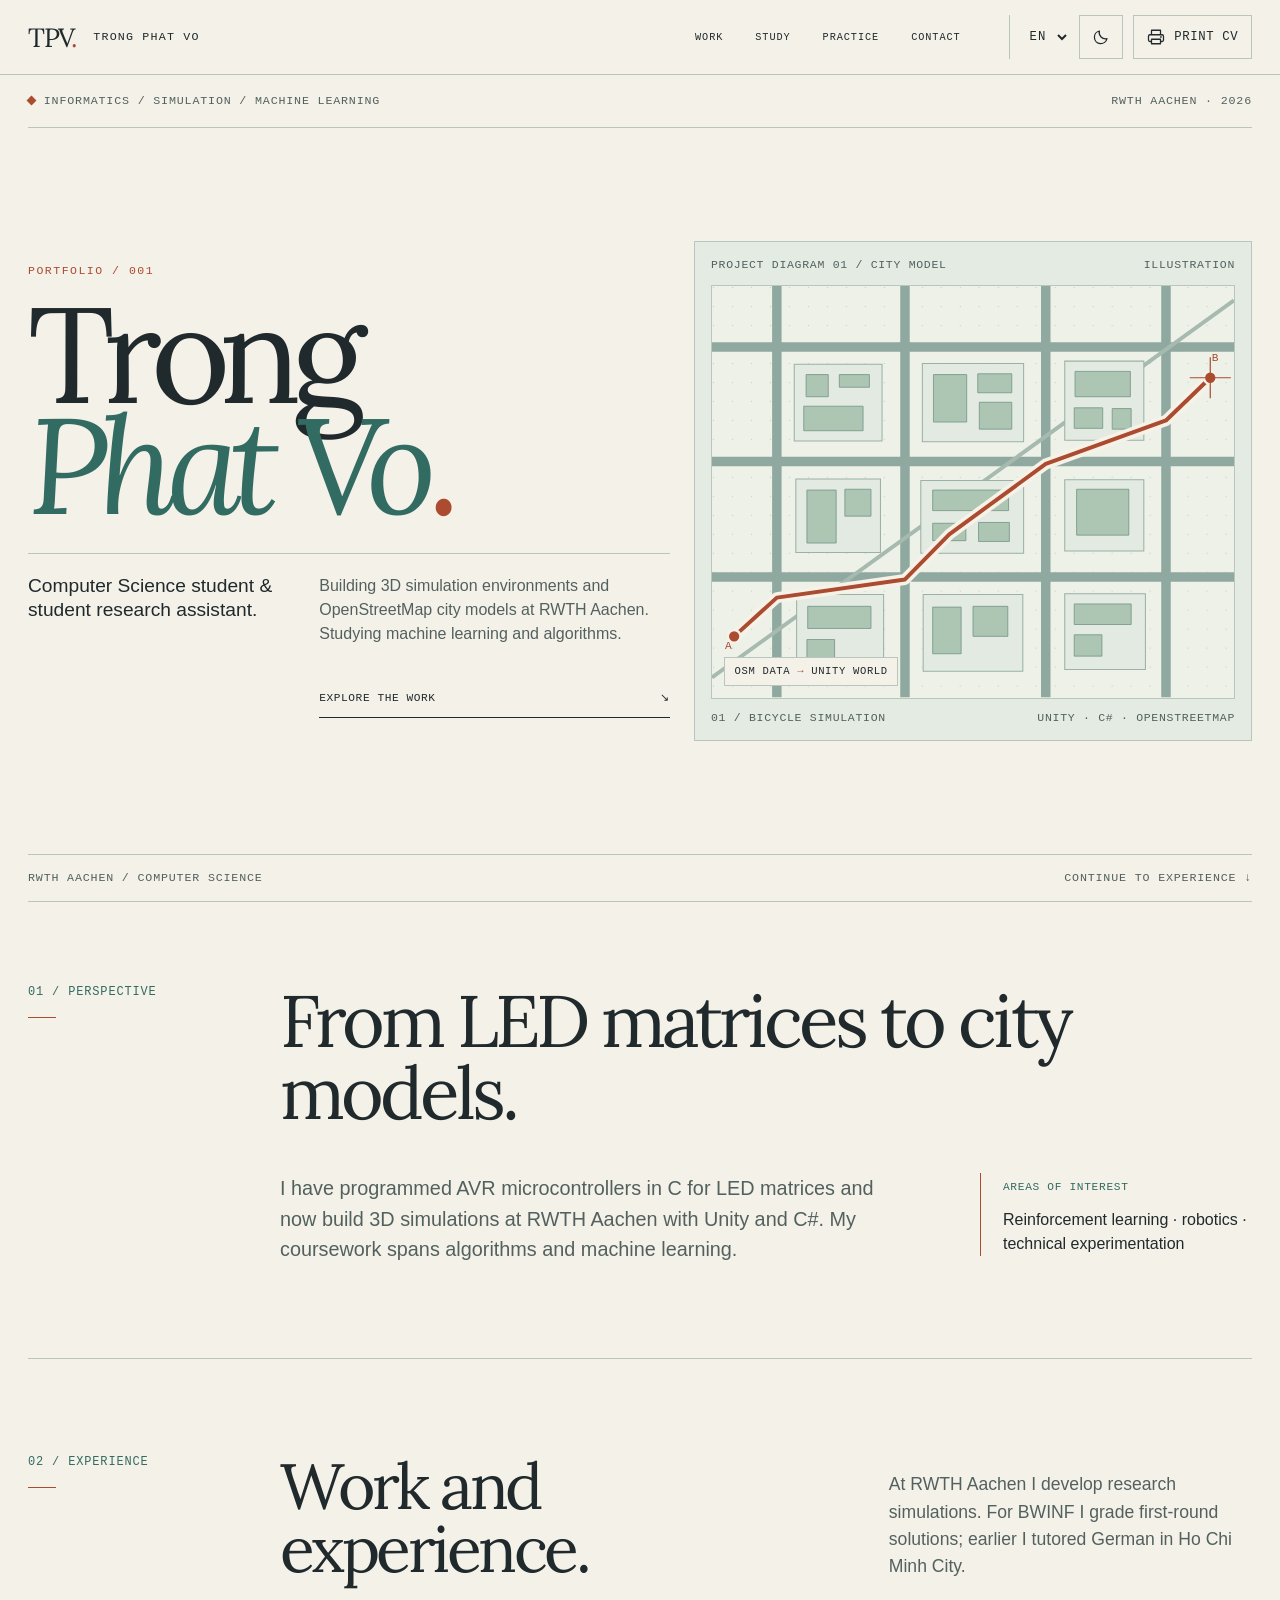
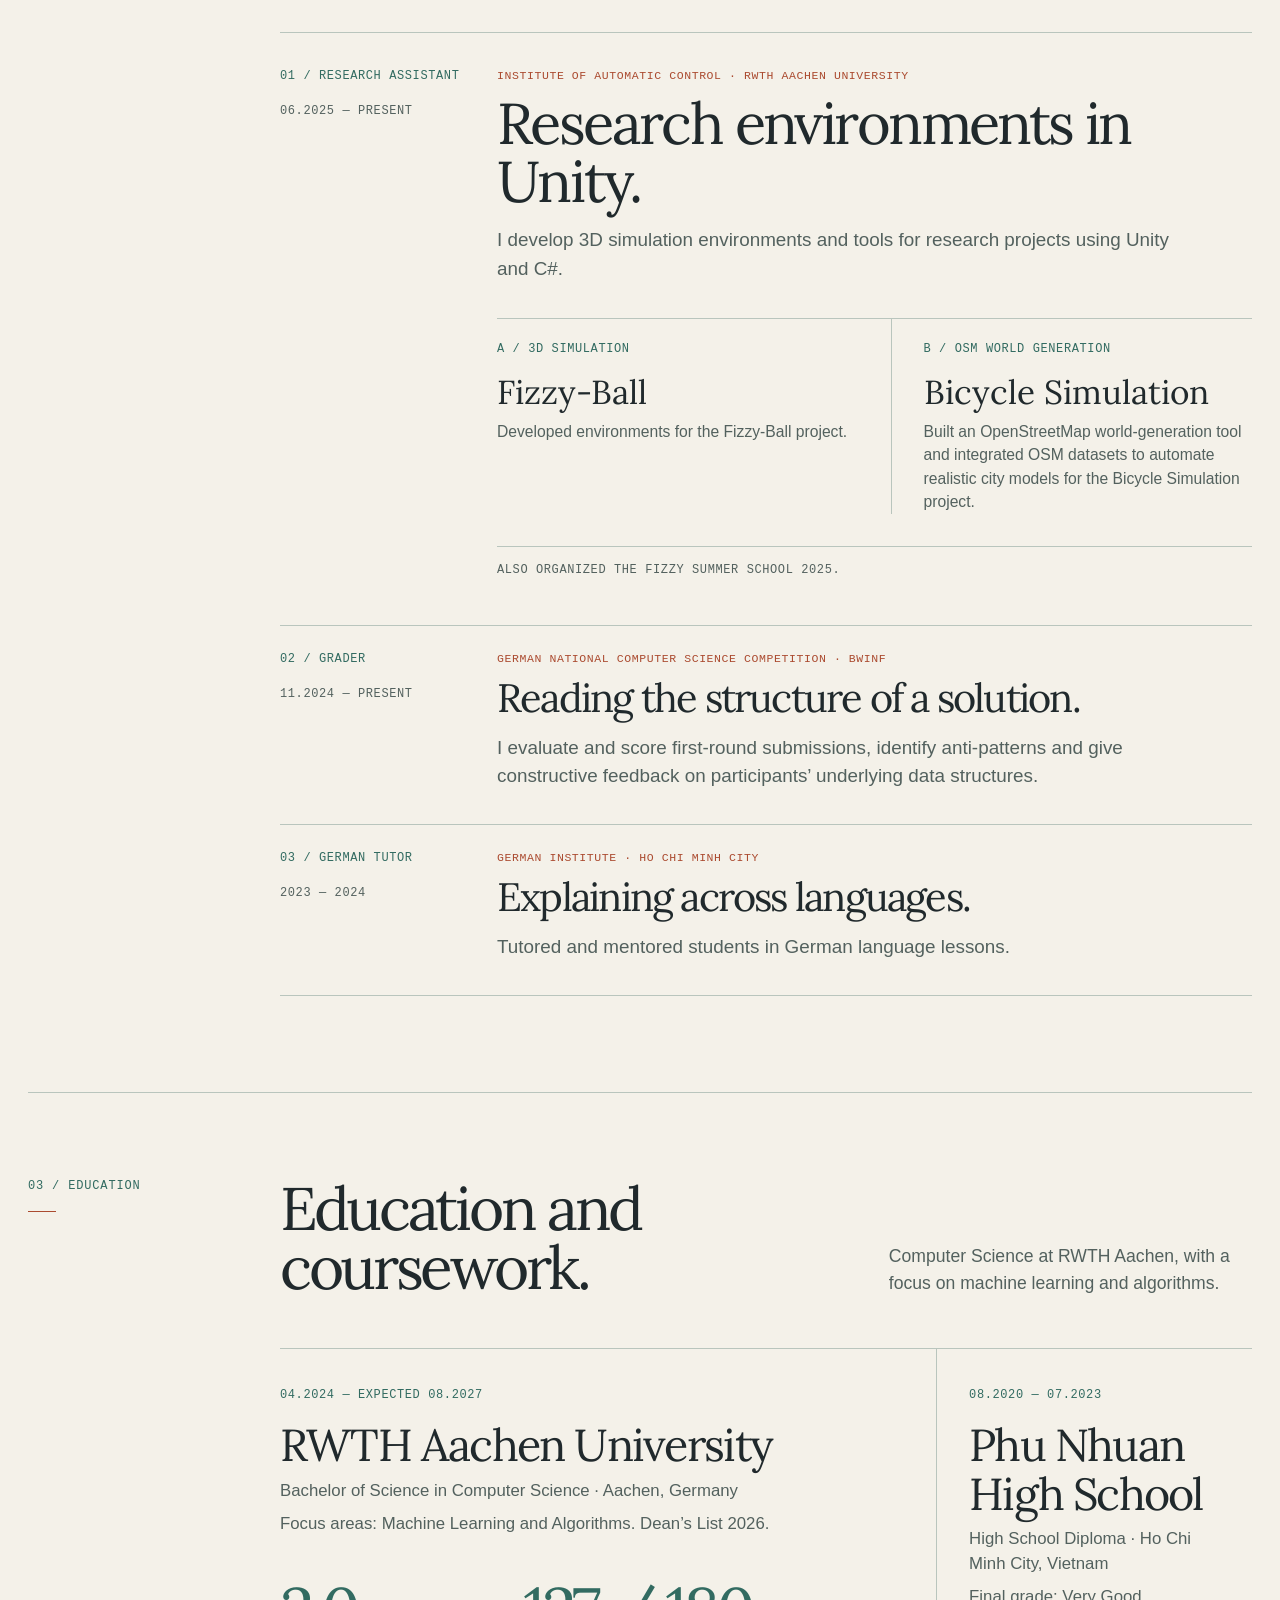
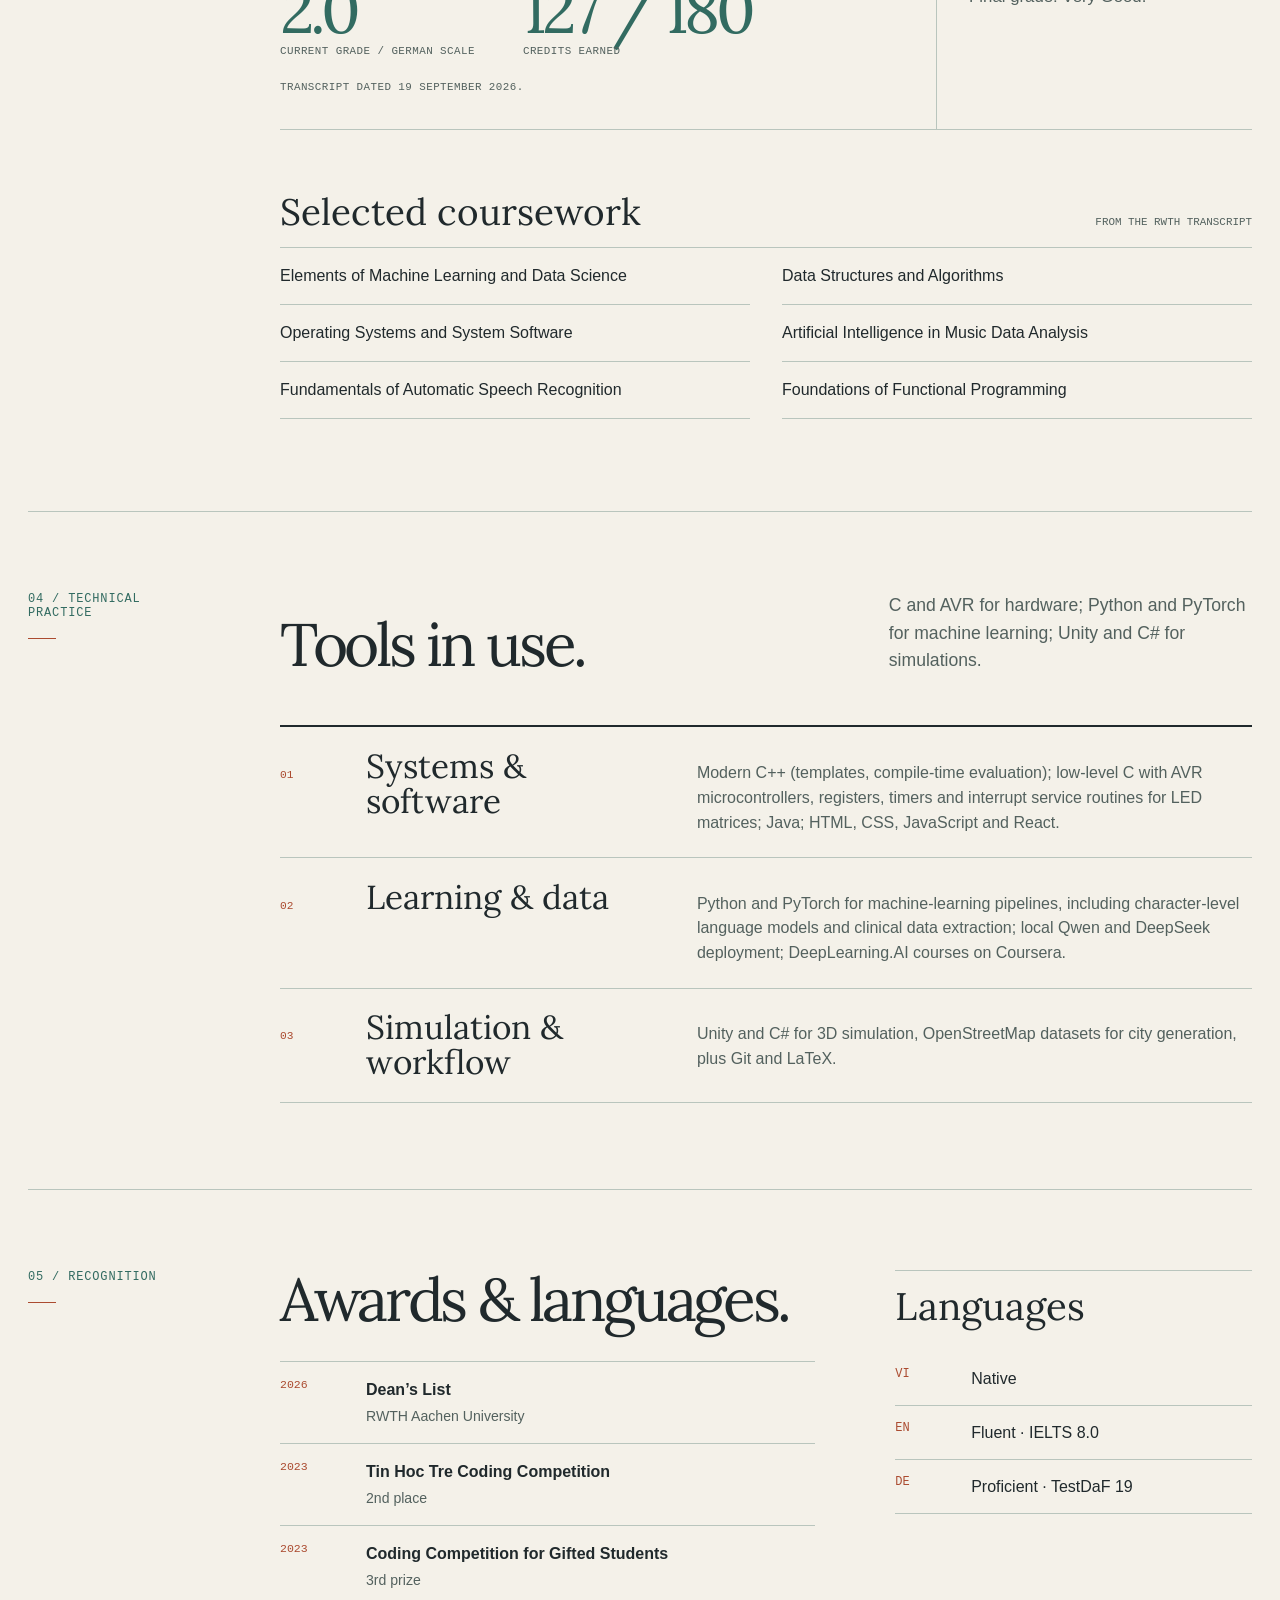
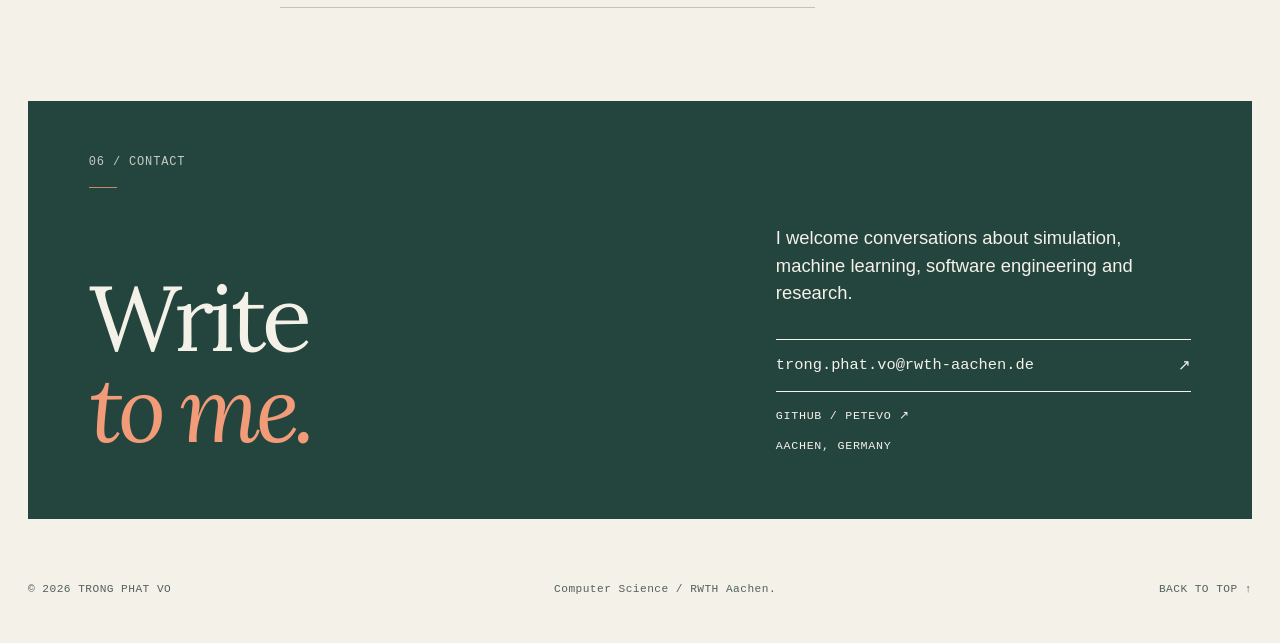
<file: index.html>
<!doctype html>
<html lang="en" data-theme="light">
<head>
  <meta charset="utf-8">
  <meta name="viewport" content="width=device-width, initial-scale=1">
  <meta name="theme-color" content="#f4f1e9">
  <title>Trong Phat Vo — Computer Science, Simulation &amp; Machine Learning</title>
  <meta name="description" content="Trong Phat Vo is a Computer Science student and research assistant at RWTH Aachen, working on 3D simulation, OpenStreetMap city generation, algorithms and machine learning.">
  <link rel="canonical" href="https://petevo.github.io/">
  <link rel="alternate" hreflang="en" href="https://petevo.github.io/">
  <link rel="alternate" hreflang="de" href="https://petevo.github.io/de/">
  <link rel="alternate" hreflang="vi" href="https://petevo.github.io/vi/">
  <link rel="alternate" hreflang="x-default" href="https://petevo.github.io/">
  <meta property="og:type" content="profile">
  <meta property="og:title" content="Trong Phat Vo — Computer Science, Simulation &amp; Machine Learning">
  <meta property="og:description" content="Trong Phat Vo is a Computer Science student and research assistant at RWTH Aachen, working on 3D simulation, OpenStreetMap city generation, algorithms and machine learning.">
  <meta property="og:url" content="https://petevo.github.io/">
  <meta property="og:image" content="https://petevo.github.io/assets/og-card.png">
  <meta property="og:image:width" content="1200">
  <meta property="og:image:height" content="630">
  <meta property="og:image:alt" content="Trong Phat Vo — computer science, simulation and machine learning">
  <meta name="twitter:card" content="summary_large_image">
  <meta name="twitter:title" content="Trong Phat Vo — Computer Science, Simulation &amp; Machine Learning">
  <meta name="twitter:description" content="Trong Phat Vo is a Computer Science student and research assistant at RWTH Aachen, working on 3D simulation, OpenStreetMap city generation, algorithms and machine learning.">
  <meta name="twitter:image" content="https://petevo.github.io/assets/og-card.png">
  <link rel="icon" href="assets/favicon.svg" type="image/svg+xml">
  <link rel="stylesheet" href="styles.css">
  <script defer src="site.js"></script>
  <script type="application/ld+json">{"@context":"https://schema.org","@type":"ProfilePage","name":"Trong Phat Vo — Computer Science, Simulation & Machine Learning","url":"https://petevo.github.io/","mainEntity":{"@type":"Person","name":"Trong Phat Vo","jobTitle":"Computer Science student and student research assistant","email":"mailto:trong.phat.vo@rwth-aachen.de","url":"https://petevo.github.io/","sameAs":["https://github.com/peteVo"],"worksFor":{"@type":"Organization","name":"RWTH Aachen University"},"affiliation":{"@type":"CollegeOrUniversity","name":"RWTH Aachen University"}}}</script>
</head>
<body>
  <a class="skip-link" href="#main">Skip to content</a>
  <div id="top" aria-hidden="true"></div>
  <header class="header">
    <div class="header-inner">
      <a class="brand" href="#top" aria-label="Trong Phat Vo"><span class="brand-mark">TPV<span>.</span></span><span class="brand-name">TRONG PHAT VO</span></a>
      <nav class="desktop-nav" aria-label="Primary navigation">
        <a href="#work">Work</a><a href="#study">Study</a><a href="#practice">Practice</a><a href="#contact">Contact</a>
      </nav>
      <div class="header-controls">
        <label class="language-select"><span class="sr-only">Language</span><select data-language aria-label="Language"><option value="en" selected>EN</option><option value="de" >DE</option><option value="vi" >VI</option></select></label>
        <button class="icon-control theme-control" type="button" data-theme-toggle data-to-dark="Switch to dark mode" data-to-light="Switch to light mode" aria-label="Switch to dark mode"><svg class="theme-moon" viewBox="0 0 24 24" aria-hidden="true" focusable="false"><path d="M20 14.2A8.5 8.5 0 0 1 9.8 4 8.5 8.5 0 1 0 20 14.2Z"/></svg><svg class="theme-sun" viewBox="0 0 24 24" aria-hidden="true" focusable="false"><circle cx="12" cy="12" r="4"/><path d="M12 2v2m0 16v2M2 12h2m16 0h2M4.9 4.9l1.4 1.4m11.4 11.4 1.4 1.4m0-14.2-1.4 1.4M6.3 17.7l-1.4 1.4"/></svg></button>
        <button class="print-control" type="button" data-print aria-label="Print CV"><svg viewBox="0 0 24 24" aria-hidden="true" focusable="false"><path d="M6 9V3h12v6M6 18H4a2 2 0 0 1-2-2v-5a2 2 0 0 1 2-2h16a2 2 0 0 1 2 2v5a2 2 0 0 1-2 2h-2M6 15h12v6H6zM18 12h1"/></svg><span>Print CV</span></button>
        <button class="menu-control" type="button" data-menu-toggle aria-expanded="false" aria-controls="mobile-nav" aria-label="Open menu" data-open-label="Open menu" data-close-label="Close menu"><span></span><span></span></button>
      </div>
    </div>
    <nav class="mobile-nav" id="mobile-nav" aria-label="Mobile navigation" hidden><a href="#work">Work</a><a href="#study">Study</a><a href="#practice">Practice</a><a href="#contact">Contact</a></nav>
  </header>

  <main id="main">
    <section class="hero section-shell" aria-labelledby="hero-title">
      <div class="hero-top"><span><i class="diamond" aria-hidden="true"></i>INFORMATICS / SIMULATION / MACHINE LEARNING</span><span>RWTH AACHEN · 2026</span></div>
      <div class="hero-layout">
        <div class="identity">
          <p class="serial">PORTFOLIO / 001</p>
          <h1 id="hero-title">Trong<br> <em>Phat Vo</em><span>.</span></h1>
          <div class="identity-bottom">
            <p class="role">Computer Science student &amp; student research assistant.</p>
            <p class="intro">Building 3D simulation environments and OpenStreetMap city models at RWTH Aachen. Studying machine learning and algorithms.</p>
            <a class="cta" href="#work"><span>Explore the work</span><span aria-hidden="true">↘</span></a>
          </div>
        </div>
        <div class="plate">
          <div class="plate-head"><span>PROJECT DIAGRAM 01 / CITY MODEL</span><span>ILLUSTRATION</span></div>
          <div class="map" role="img" aria-label="A schematic city model with street geometry, building blocks and a traced route; an illustration of the Bicycle Simulation work, not a project screenshot">
            <svg viewBox="0 0 660 520" aria-hidden="true" focusable="false">
              <defs><pattern id="dots" width="24" height="24" patternUnits="userSpaceOnUse"><circle cx="2" cy="2" r=".8" fill="currentColor"/></pattern></defs>
              <rect width="660" height="520" fill="url(#dots)" class="dots"/>
              <g class="roads"><path d="M0 77H660M0 222H660M0 368H660M82 0V520M244 0V520M422 0V520M574 0V520"/><path d="M0 495L660 18" class="diagonal"/></g>
              <g class="blocks"><path d="M104 99h111v97H104zM266 98h128v99H266zM446 95h100v100H446zM106 244h107v93H106zM264 246h130v92H264zM446 245h100v90H446zM107 390h110v102H107zM267 390h126v97H267zM446 389h102v96H446z"/></g>
              <g class="buildings"><path d="M119 112h28v28h-28zM161 112h38v16h-38zM116 152h75v31h-75zM280 112h42v60h-42zM336 111h43v24h-43zM338 147h41v34h-41zM459 108h70v32h-70zM458 154h36v26h-36zM506 155h24v26h-24zM120 258h37v67h-37zM168 257h33v34h-33zM279 258h96v26h-96zM279 300h42v22h-42zM337 299h39v24h-39zM461 257h66v58h-66zM121 405h80v28h-80zM120 447h35v27h-35zM279 406h36v59h-36zM330 405h44v38h-44zM458 402h72v26h-72zM458 441h35v27h-35z"/></g>
              <path class="route-shadow" d="M28 443L82 394 244 371 300 314 422 225 574 170 630 116"/>
              <path class="route" d="M28 443L82 394 244 371 300 314 422 225 574 170 630 116"/>
              <circle class="origin" cx="28" cy="443" r="8"/><circle class="destination" cx="630" cy="116" r="8"/><path class="cross" d="M630 90v52M604 116h52"/>
            </svg>
            <span class="map-key">OSM DATA <span aria-hidden="true">→</span> UNITY WORLD</span>
            <span class="map-marker">A</span><span class="map-marker end">B</span>
          </div>
          <div class="plate-foot"><span>01 / BICYCLE SIMULATION</span><span>UNITY · C# · OPENSTREETMAP</span></div>
        </div>
      </div>
      <div class="hero-bottom"><span>RWTH AACHEN / COMPUTER SCIENCE</span><span>CONTINUE TO EXPERIENCE ↓</span></div>
    </section>

    <section class="orientation section-shell" id="about" aria-labelledby="about-title">
      <div class="section-index"><span>01 / PERSPECTIVE</span><i aria-hidden="true"></i></div>
      <div class="orientation-copy"><h2 id="about-title">From LED matrices to city models.</h2><div class="orientation-details"><p>I have programmed AVR microcontrollers in C for LED matrices and now build 3D simulations at RWTH Aachen with Unity and C#. My coursework spans algorithms and machine learning.</p><div class="interest-note"><span>AREAS OF INTEREST</span><p>Reinforcement learning · robotics · technical experimentation</p></div></div></div>
    </section>

    <section class="work section-shell" id="work" aria-labelledby="work-title">
      <div class="section-index"><span>02 / EXPERIENCE</span><i aria-hidden="true"></i></div>
      <div class="section-intro"><h2 id="work-title">Work and experience.</h2><p>At RWTH Aachen I develop research simulations. For BWINF I grade first-round solutions; earlier I tutored German in Ho Chi Minh City.</p></div>
      <article class="project project-lead">
        <div class="project-rail"><span>01 / RESEARCH ASSISTANT</span><span>06.2025 — PRESENT</span></div>
        <div class="project-content"><p class="project-org">Institute of Automatic Control · RWTH Aachen University</p><h3>Research environments in Unity.</h3><p class="project-summary">I develop 3D simulation environments and tools for research projects using Unity and C#.</p><div class="project-split"><div><span class="sub-index">A / 3D SIMULATION</span><h4>Fizzy-Ball</h4><p>Developed environments for the Fizzy-Ball project.</p></div><div><span class="sub-index">B / OSM WORLD GENERATION</span><h4>Bicycle Simulation</h4><p>Built an OpenStreetMap world-generation tool and integrated OSM datasets to automate realistic city models for the Bicycle Simulation project.</p></div></div><p class="project-footnote">Also organized the Fizzy Summer School 2025.</p></div>
      </article>
      <article class="project">
        <div class="project-rail"><span>02 / GRADER</span><span>11.2024 — PRESENT</span></div>
        <div class="project-content"><p class="project-org">German National Computer Science Competition · BWINF</p><h3>Reading the structure of a solution.</h3><p class="project-summary">I evaluate and score first-round submissions, identify anti-patterns and give constructive feedback on participants’ underlying data structures.</p></div>
      </article>
      <article class="project">
        <div class="project-rail"><span>03 / GERMAN TUTOR</span><span>2023 — 2024</span></div>
        <div class="project-content"><p class="project-org">German Institute · Ho Chi Minh City</p><h3>Explaining across languages.</h3><p class="project-summary">Tutored and mentored students in German language lessons.</p></div>
      </article>
    </section>

    <section class="study section-shell" id="study" aria-labelledby="study-title">
      <div class="section-index"><span>03 / EDUCATION</span><i aria-hidden="true"></i></div>
      <div class="section-intro"><h2 id="study-title">Education and coursework.</h2><p>Computer Science at RWTH Aachen, with a focus on machine learning and algorithms.</p></div>
      <div class="study-layout"><div class="study-primary"><span class="study-date">04.2024 — EXPECTED 08.2027</span><h3>RWTH Aachen University</h3><p>Bachelor of Science in Computer Science · Aachen, Germany</p><p>Focus areas: Machine Learning and Algorithms. Dean’s List 2026.</p><div class="study-metrics"><div><strong>2.0</strong><span>CURRENT GRADE / GERMAN SCALE</span></div><div><strong>127 / 180</strong><span>CREDITS EARNED</span></div></div><small>Transcript dated 19 September 2026.</small></div><div class="study-secondary"><span class="study-date">08.2020 — 07.2023</span><h3>Phu Nhuan High School</h3><p>High School Diploma · Ho Chi Minh City, Vietnam</p><p>Final grade: Very Good.</p></div></div>
      <div class="coursework"><div class="coursework-head"><h3>Selected coursework</h3><span>FROM THE RWTH TRANSCRIPT</span></div><ul><li>Elements of Machine Learning and Data Science</li><li>Data Structures and Algorithms</li><li>Operating Systems and System Software</li><li>Artificial Intelligence in Music Data Analysis</li><li>Fundamentals of Automatic Speech Recognition</li><li>Foundations of Functional Programming</li></ul></div>
    </section>

    <section class="practice section-shell" id="practice" aria-labelledby="practice-title"><div class="section-index"><span>04 / TECHNICAL PRACTICE</span><i aria-hidden="true"></i></div><div class="section-intro"><h2 id="practice-title">Tools in use.</h2><p>C and AVR for hardware; Python and PyTorch for machine learning; Unity and C# for simulations.</p></div><div class="practice-table"><div><span class="practice-num">01</span><h3>Systems &amp; software</h3><p>Modern C++ (templates, compile-time evaluation); low-level C with AVR microcontrollers, registers, timers and interrupt service routines for LED matrices; Java; HTML, CSS, JavaScript and React.</p></div><div><span class="practice-num">02</span><h3>Learning &amp; data</h3><p>Python and PyTorch for machine-learning pipelines, including character-level language models and clinical data extraction; local Qwen and DeepSeek deployment; DeepLearning.AI courses on Coursera.</p></div><div><span class="practice-num">03</span><h3>Simulation &amp; workflow</h3><p>Unity and C# for 3D simulation, OpenStreetMap datasets for city generation, plus Git and LaTeX.</p></div></div></section>

    <section class="recognition section-shell" aria-labelledby="recognition-title"><div class="section-index"><span>05 / RECOGNITION</span><i aria-hidden="true"></i></div><div class="recognition-layout"><div><h2 id="recognition-title">Awards &amp; languages.</h2><ol class="award-list"><li><span>2026</span><div><strong>Dean’s List</strong><small>RWTH Aachen University</small></div></li><li><span>2023</span><div><strong>Tin Hoc Tre Coding Competition</strong><small>2nd place</small></div></li><li><span>2023</span><div><strong>Coding Competition for Gifted Students</strong><small>3rd prize</small></div></li></ol></div><div class="spoken"><h3>Languages</h3><dl><div><dt>VI</dt><dd>Native</dd></div><div><dt>EN</dt><dd>Fluent · IELTS 8.0</dd></div><div><dt>DE</dt><dd>Proficient · TestDaF 19</dd></div></dl></div></div></section>

    <section class="contact section-shell" id="contact" aria-labelledby="contact-title"><div class="section-index"><span>06 / CONTACT</span><i aria-hidden="true"></i></div><div class="contact-layout"><h2 id="contact-title">Write<br><em>to me.</em></h2><div><p>I welcome conversations about simulation, machine learning, software engineering and research.</p><a class="contact-email" href="mailto:trong.phat.vo@rwth-aachen.de">trong.phat.vo@rwth-aachen.de <span aria-hidden="true">↗</span></a><a class="contact-github" href="https://github.com/peteVo" target="_blank" rel="noopener noreferrer">GITHUB / PETEVO ↗</a><span class="contact-place">AACHEN, GERMANY</span></div></div></section>
  </main>

  <footer class="footer section-shell"><span>© <span data-year>2026</span> TRONG PHAT VO</span><span>Computer Science / RWTH Aachen.</span><a href="#top">BACK TO TOP ↑</a></footer>
</body>
</html>
</file>
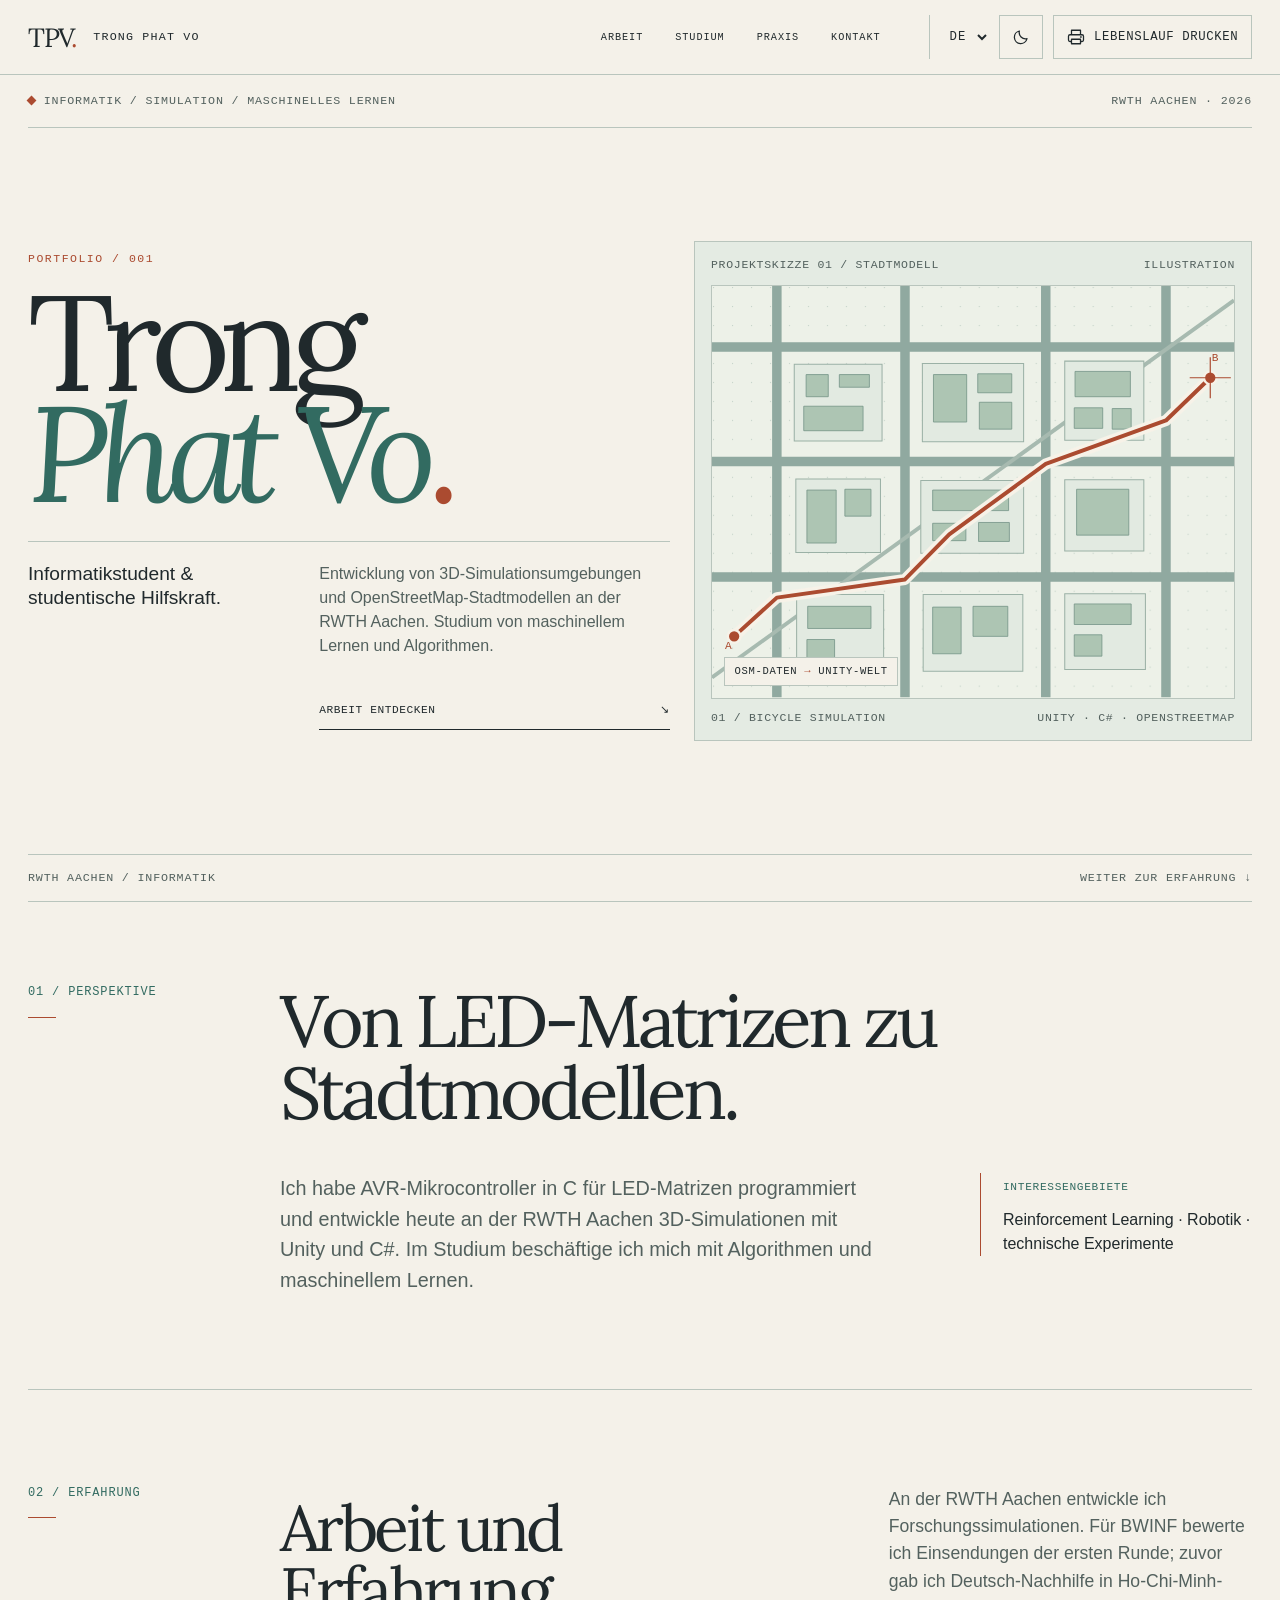
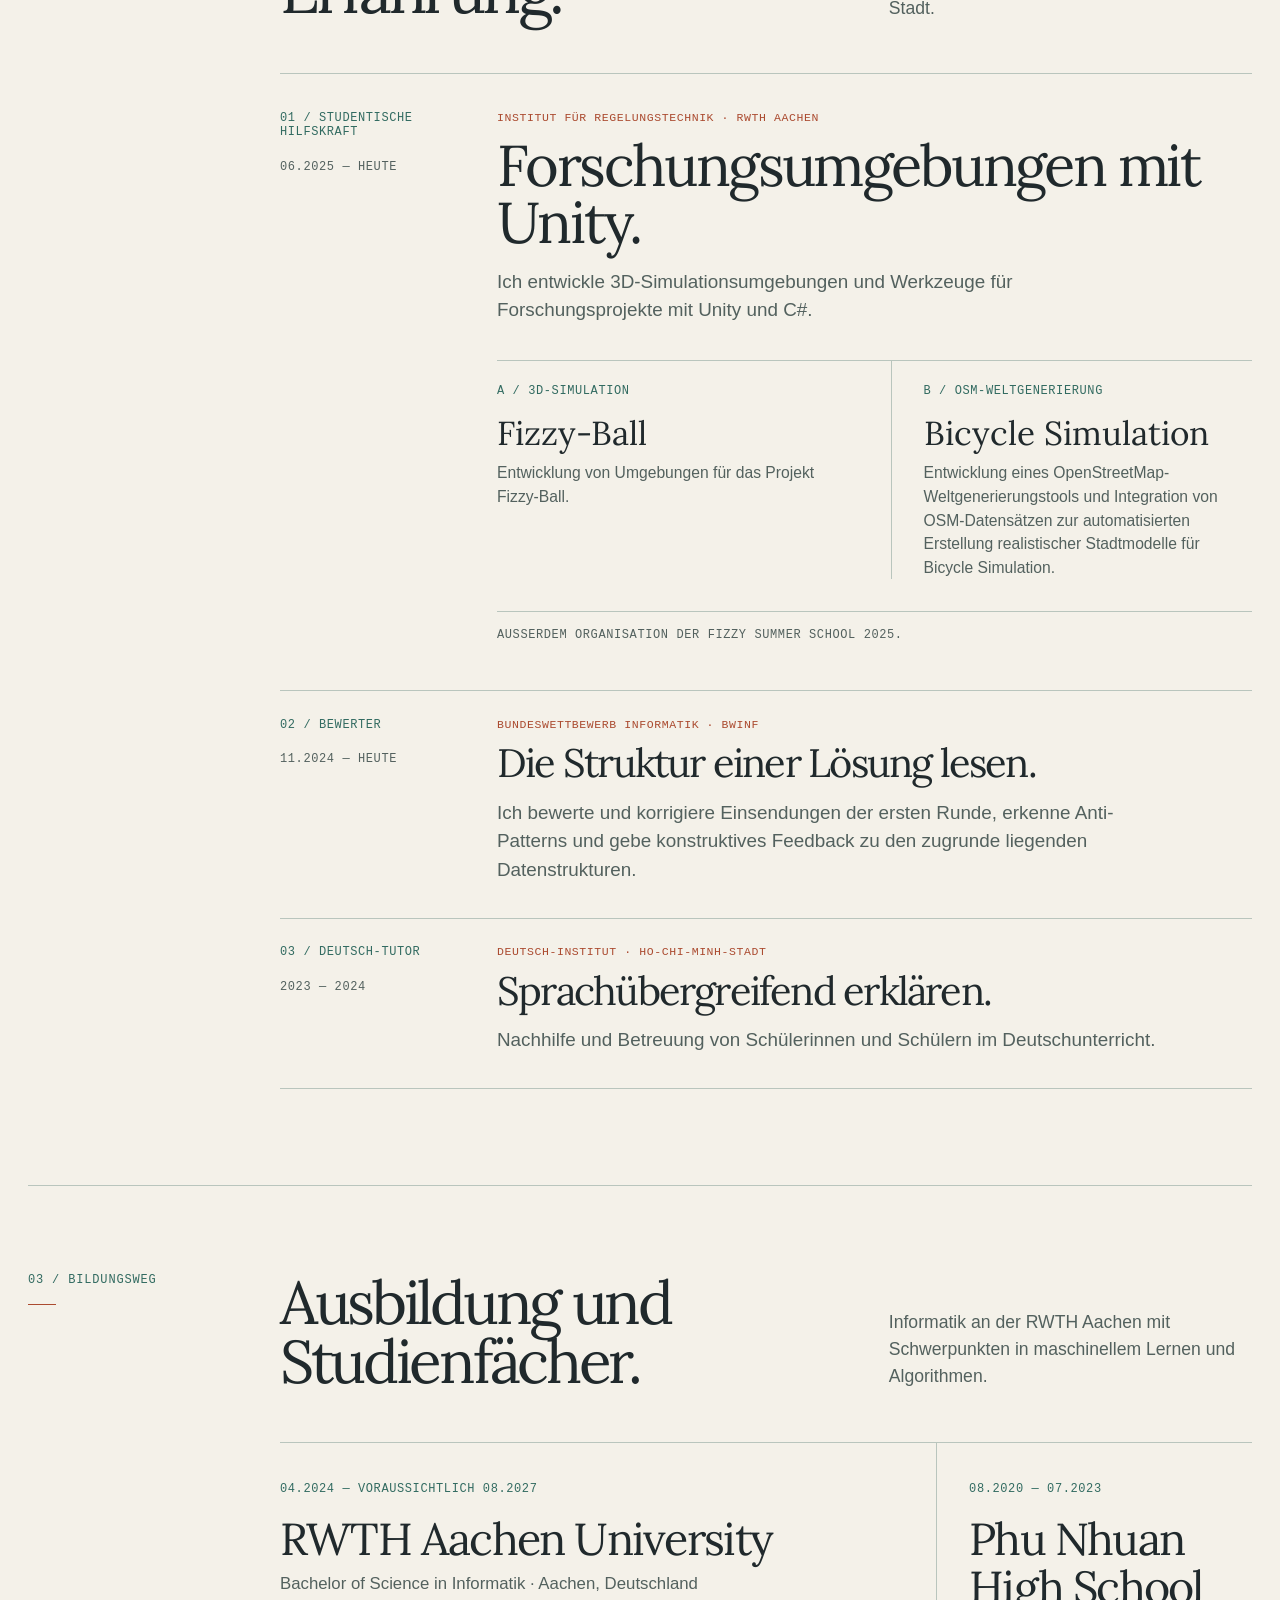
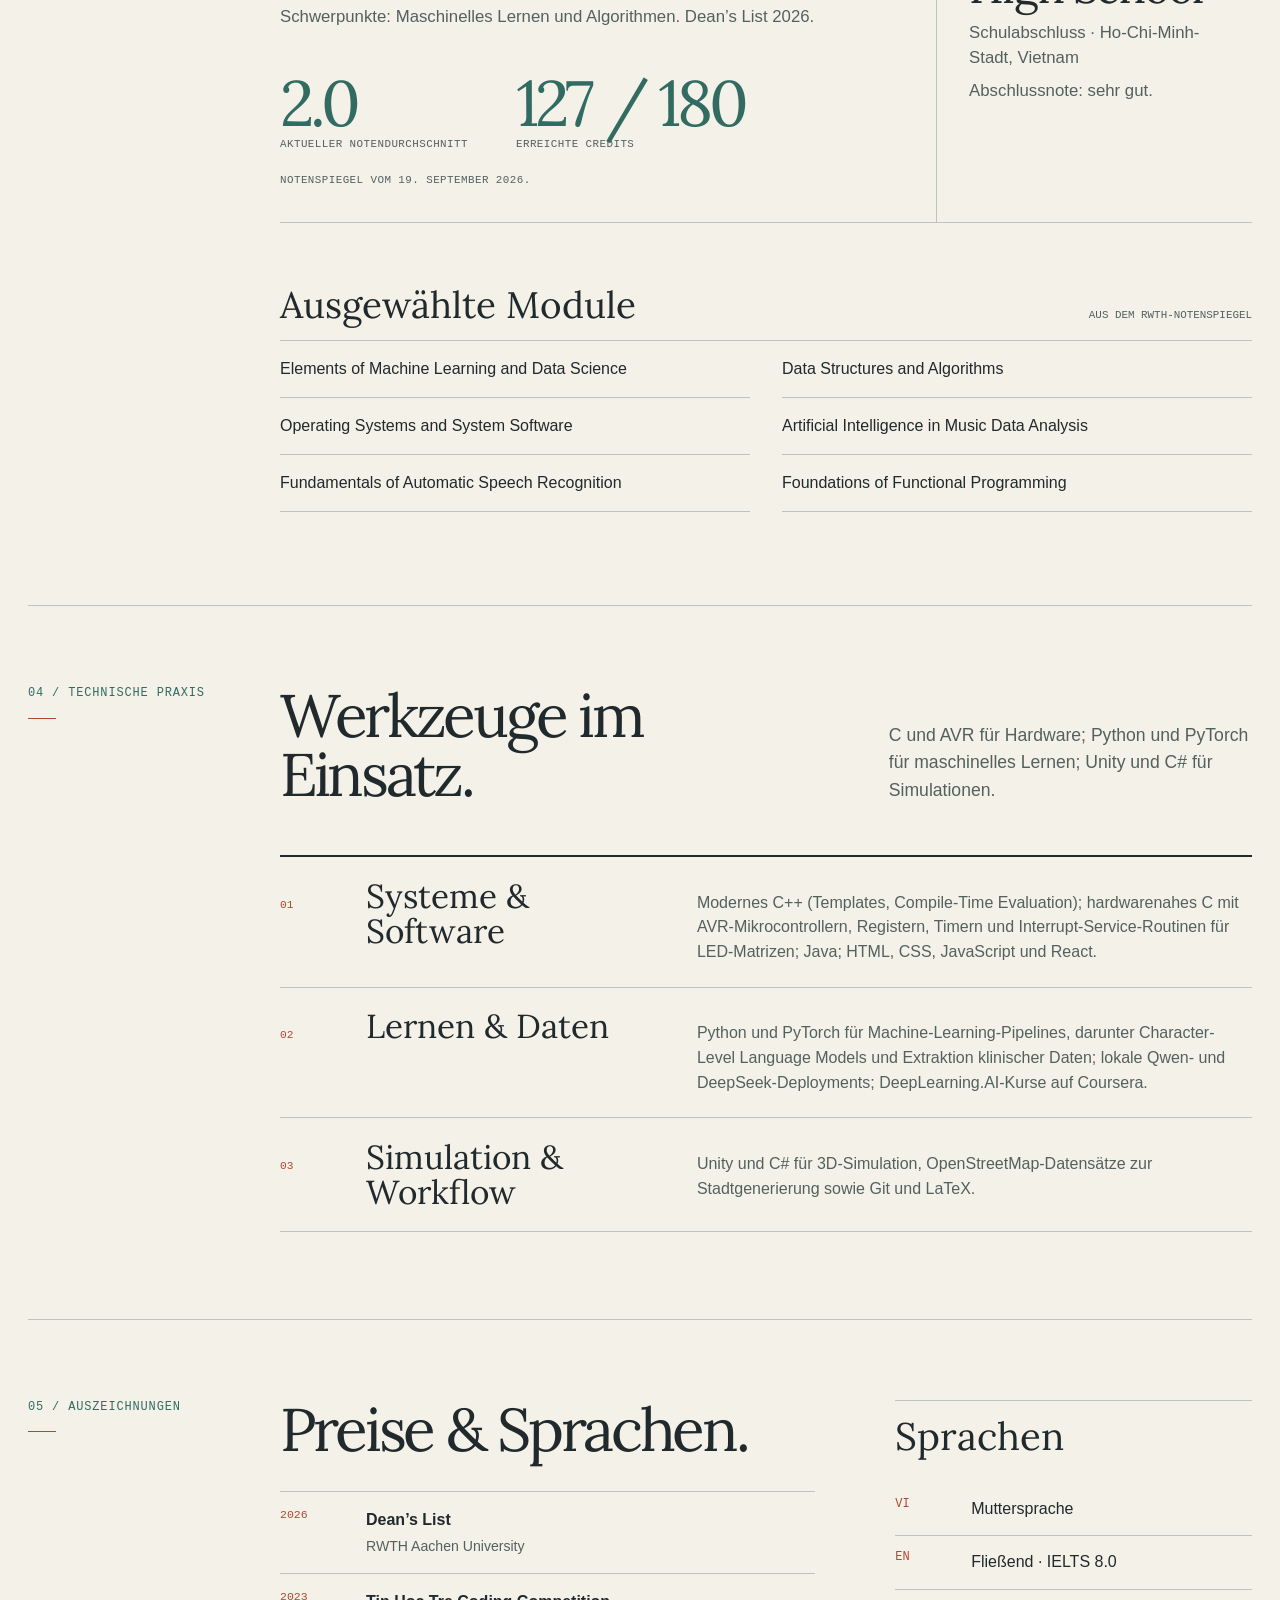
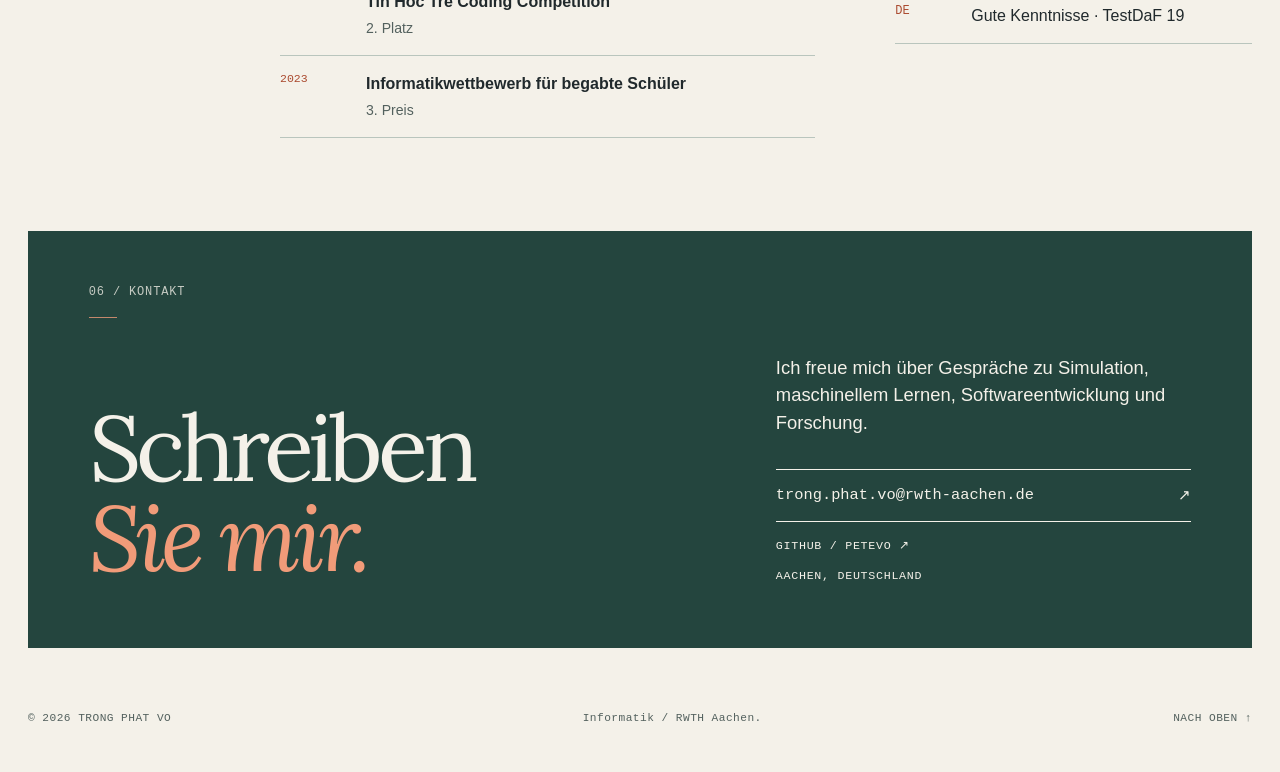
<file: de/index.html>
<!doctype html>
<html lang="de" data-theme="light">
<head>
  <meta charset="utf-8">
  <meta name="viewport" content="width=device-width, initial-scale=1">
  <meta name="theme-color" content="#f4f1e9">
  <title>Trong Phat Vo — Informatik, Simulation &amp; Maschinelles Lernen</title>
  <meta name="description" content="Trong Phat Vo studiert Informatik an der RWTH Aachen und arbeitet als studentische Hilfskraft an 3D-Simulation, OpenStreetMap-Stadtmodellen, Algorithmen und maschinellem Lernen.">
  <link rel="canonical" href="https://petevo.github.io/de/">
  <link rel="alternate" hreflang="en" href="https://petevo.github.io/">
  <link rel="alternate" hreflang="de" href="https://petevo.github.io/de/">
  <link rel="alternate" hreflang="vi" href="https://petevo.github.io/vi/">
  <link rel="alternate" hreflang="x-default" href="https://petevo.github.io/">
  <meta property="og:type" content="profile">
  <meta property="og:title" content="Trong Phat Vo — Informatik, Simulation &amp; Maschinelles Lernen">
  <meta property="og:description" content="Trong Phat Vo studiert Informatik an der RWTH Aachen und arbeitet als studentische Hilfskraft an 3D-Simulation, OpenStreetMap-Stadtmodellen, Algorithmen und maschinellem Lernen.">
  <meta property="og:url" content="https://petevo.github.io/de/">
  <meta property="og:image" content="https://petevo.github.io/assets/og-card.png">
  <meta property="og:image:width" content="1200">
  <meta property="og:image:height" content="630">
  <meta property="og:image:alt" content="Trong Phat Vo — computer science, simulation and machine learning">
  <meta name="twitter:card" content="summary_large_image">
  <meta name="twitter:title" content="Trong Phat Vo — Informatik, Simulation &amp; Maschinelles Lernen">
  <meta name="twitter:description" content="Trong Phat Vo studiert Informatik an der RWTH Aachen und arbeitet als studentische Hilfskraft an 3D-Simulation, OpenStreetMap-Stadtmodellen, Algorithmen und maschinellem Lernen.">
  <meta name="twitter:image" content="https://petevo.github.io/assets/og-card.png">
  <link rel="icon" href="../assets/favicon.svg" type="image/svg+xml">
  <link rel="stylesheet" href="../styles.css">
  <script defer src="../site.js"></script>
  <script type="application/ld+json">{"@context":"https://schema.org","@type":"ProfilePage","name":"Trong Phat Vo — Informatik, Simulation & Maschinelles Lernen","url":"https://petevo.github.io/de/","mainEntity":{"@type":"Person","name":"Trong Phat Vo","jobTitle":"Informatikstudent und studentische Hilfskraft","email":"mailto:trong.phat.vo@rwth-aachen.de","url":"https://petevo.github.io/","sameAs":["https://github.com/peteVo"],"worksFor":{"@type":"Organization","name":"RWTH Aachen University"},"affiliation":{"@type":"CollegeOrUniversity","name":"RWTH Aachen University"}}}</script>
</head>
<body>
  <a class="skip-link" href="#main">Zum Inhalt springen</a>
  <div id="top" aria-hidden="true"></div>
  <header class="header">
    <div class="header-inner">
      <a class="brand" href="#top" aria-label="Trong Phat Vo"><span class="brand-mark">TPV<span>.</span></span><span class="brand-name">TRONG PHAT VO</span></a>
      <nav class="desktop-nav" aria-label="Hauptnavigation">
        <a href="#work">Arbeit</a><a href="#study">Studium</a><a href="#practice">Praxis</a><a href="#contact">Kontakt</a>
      </nav>
      <div class="header-controls">
        <label class="language-select"><span class="sr-only">Sprache</span><select data-language aria-label="Sprache"><option value="en" >EN</option><option value="de" selected>DE</option><option value="vi" >VI</option></select></label>
        <button class="icon-control theme-control" type="button" data-theme-toggle data-to-dark="Zum dunklen Modus wechseln" data-to-light="Zum hellen Modus wechseln" aria-label="Zum dunklen Modus wechseln"><svg class="theme-moon" viewBox="0 0 24 24" aria-hidden="true" focusable="false"><path d="M20 14.2A8.5 8.5 0 0 1 9.8 4 8.5 8.5 0 1 0 20 14.2Z"/></svg><svg class="theme-sun" viewBox="0 0 24 24" aria-hidden="true" focusable="false"><circle cx="12" cy="12" r="4"/><path d="M12 2v2m0 16v2M2 12h2m16 0h2M4.9 4.9l1.4 1.4m11.4 11.4 1.4 1.4m0-14.2-1.4 1.4M6.3 17.7l-1.4 1.4"/></svg></button>
        <button class="print-control" type="button" data-print aria-label="Lebenslauf drucken"><svg viewBox="0 0 24 24" aria-hidden="true" focusable="false"><path d="M6 9V3h12v6M6 18H4a2 2 0 0 1-2-2v-5a2 2 0 0 1 2-2h16a2 2 0 0 1 2 2v5a2 2 0 0 1-2 2h-2M6 15h12v6H6zM18 12h1"/></svg><span>Lebenslauf drucken</span></button>
        <button class="menu-control" type="button" data-menu-toggle aria-expanded="false" aria-controls="mobile-nav" aria-label="Menü öffnen" data-open-label="Menü öffnen" data-close-label="Menü schließen"><span></span><span></span></button>
      </div>
    </div>
    <nav class="mobile-nav" id="mobile-nav" aria-label="Mobile Navigation" hidden><a href="#work">Arbeit</a><a href="#study">Studium</a><a href="#practice">Praxis</a><a href="#contact">Kontakt</a></nav>
  </header>

  <main id="main">
    <section class="hero section-shell" aria-labelledby="hero-title">
      <div class="hero-top"><span><i class="diamond" aria-hidden="true"></i>INFORMATIK / SIMULATION / MASCHINELLES LERNEN</span><span>RWTH AACHEN · 2026</span></div>
      <div class="hero-layout">
        <div class="identity">
          <p class="serial">PORTFOLIO / 001</p>
          <h1 id="hero-title">Trong<br> <em>Phat Vo</em><span>.</span></h1>
          <div class="identity-bottom">
            <p class="role">Informatikstudent &amp; studentische Hilfskraft.</p>
            <p class="intro">Entwicklung von 3D-Simulationsumgebungen und OpenStreetMap-Stadtmodellen an der RWTH Aachen. Studium von maschinellem Lernen und Algorithmen.</p>
            <a class="cta" href="#work"><span>Arbeit entdecken</span><span aria-hidden="true">↘</span></a>
          </div>
        </div>
        <div class="plate">
          <div class="plate-head"><span>PROJEKTSKIZZE 01 / STADTMODELL</span><span>ILLUSTRATION</span></div>
          <div class="map" role="img" aria-label="Schematisches Stadtmodell mit Straßennetz, Gebäudeblöcken und einer Route; eine Illustration der Bicycle Simulation, kein Projektscreenshot">
            <svg viewBox="0 0 660 520" aria-hidden="true" focusable="false">
              <defs><pattern id="dots" width="24" height="24" patternUnits="userSpaceOnUse"><circle cx="2" cy="2" r=".8" fill="currentColor"/></pattern></defs>
              <rect width="660" height="520" fill="url(#dots)" class="dots"/>
              <g class="roads"><path d="M0 77H660M0 222H660M0 368H660M82 0V520M244 0V520M422 0V520M574 0V520"/><path d="M0 495L660 18" class="diagonal"/></g>
              <g class="blocks"><path d="M104 99h111v97H104zM266 98h128v99H266zM446 95h100v100H446zM106 244h107v93H106zM264 246h130v92H264zM446 245h100v90H446zM107 390h110v102H107zM267 390h126v97H267zM446 389h102v96H446z"/></g>
              <g class="buildings"><path d="M119 112h28v28h-28zM161 112h38v16h-38zM116 152h75v31h-75zM280 112h42v60h-42zM336 111h43v24h-43zM338 147h41v34h-41zM459 108h70v32h-70zM458 154h36v26h-36zM506 155h24v26h-24zM120 258h37v67h-37zM168 257h33v34h-33zM279 258h96v26h-96zM279 300h42v22h-42zM337 299h39v24h-39zM461 257h66v58h-66zM121 405h80v28h-80zM120 447h35v27h-35zM279 406h36v59h-36zM330 405h44v38h-44zM458 402h72v26h-72zM458 441h35v27h-35z"/></g>
              <path class="route-shadow" d="M28 443L82 394 244 371 300 314 422 225 574 170 630 116"/>
              <path class="route" d="M28 443L82 394 244 371 300 314 422 225 574 170 630 116"/>
              <circle class="origin" cx="28" cy="443" r="8"/><circle class="destination" cx="630" cy="116" r="8"/><path class="cross" d="M630 90v52M604 116h52"/>
            </svg>
            <span class="map-key">OSM-DATEN <span aria-hidden="true">→</span> UNITY-WELT</span>
            <span class="map-marker">A</span><span class="map-marker end">B</span>
          </div>
          <div class="plate-foot"><span>01 / BICYCLE SIMULATION</span><span>UNITY · C# · OPENSTREETMAP</span></div>
        </div>
      </div>
      <div class="hero-bottom"><span>RWTH AACHEN / INFORMATIK</span><span>WEITER ZUR ERFAHRUNG ↓</span></div>
    </section>

    <section class="orientation section-shell" id="about" aria-labelledby="about-title">
      <div class="section-index"><span>01 / PERSPEKTIVE</span><i aria-hidden="true"></i></div>
      <div class="orientation-copy"><h2 id="about-title">Von LED-Matrizen zu Stadtmodellen.</h2><div class="orientation-details"><p>Ich habe AVR-Mikrocontroller in C für LED-Matrizen programmiert und entwickle heute an der RWTH Aachen 3D-Simulationen mit Unity und C#. Im Studium beschäftige ich mich mit Algorithmen und maschinellem Lernen.</p><div class="interest-note"><span>INTERESSENGEBIETE</span><p>Reinforcement Learning · Robotik · technische Experimente</p></div></div></div>
    </section>

    <section class="work section-shell" id="work" aria-labelledby="work-title">
      <div class="section-index"><span>02 / ERFAHRUNG</span><i aria-hidden="true"></i></div>
      <div class="section-intro"><h2 id="work-title">Arbeit und Erfahrung.</h2><p>An der RWTH Aachen entwickle ich Forschungssimulationen. Für BWINF bewerte ich Einsendungen der ersten Runde; zuvor gab ich Deutsch-Nachhilfe in Ho-Chi-Minh-Stadt.</p></div>
      <article class="project project-lead">
        <div class="project-rail"><span>01 / STUDENTISCHE HILFSKRAFT</span><span>06.2025 — HEUTE</span></div>
        <div class="project-content"><p class="project-org">Institut für Regelungstechnik · RWTH Aachen</p><h3>Forschungsumgebungen mit Unity.</h3><p class="project-summary">Ich entwickle 3D-Simulationsumgebungen und Werkzeuge für Forschungsprojekte mit Unity und C#.</p><div class="project-split"><div><span class="sub-index">A / 3D-SIMULATION</span><h4>Fizzy-Ball</h4><p>Entwicklung von Umgebungen für das Projekt Fizzy-Ball.</p></div><div><span class="sub-index">B / OSM-WELTGENERIERUNG</span><h4>Bicycle Simulation</h4><p>Entwicklung eines OpenStreetMap-Weltgenerierungstools und Integration von OSM-Datensätzen zur automatisierten Erstellung realistischer Stadtmodelle für Bicycle Simulation.</p></div></div><p class="project-footnote">Außerdem Organisation der Fizzy Summer School 2025.</p></div>
      </article>
      <article class="project">
        <div class="project-rail"><span>02 / BEWERTER</span><span>11.2024 — HEUTE</span></div>
        <div class="project-content"><p class="project-org">Bundeswettbewerb Informatik · BWINF</p><h3>Die Struktur einer Lösung lesen.</h3><p class="project-summary">Ich bewerte und korrigiere Einsendungen der ersten Runde, erkenne Anti-Patterns und gebe konstruktives Feedback zu den zugrunde liegenden Datenstrukturen.</p></div>
      </article>
      <article class="project">
        <div class="project-rail"><span>03 / DEUTSCH-TUTOR</span><span>2023 — 2024</span></div>
        <div class="project-content"><p class="project-org">Deutsch-Institut · Ho-Chi-Minh-Stadt</p><h3>Sprachübergreifend erklären.</h3><p class="project-summary">Nachhilfe und Betreuung von Schülerinnen und Schülern im Deutschunterricht.</p></div>
      </article>
    </section>

    <section class="study section-shell" id="study" aria-labelledby="study-title">
      <div class="section-index"><span>03 / BILDUNGSWEG</span><i aria-hidden="true"></i></div>
      <div class="section-intro"><h2 id="study-title">Ausbildung und Studienfächer.</h2><p>Informatik an der RWTH Aachen mit Schwerpunkten in maschinellem Lernen und Algorithmen.</p></div>
      <div class="study-layout"><div class="study-primary"><span class="study-date">04.2024 — VORAUSSICHTLICH 08.2027</span><h3>RWTH Aachen University</h3><p>Bachelor of Science in Informatik · Aachen, Deutschland</p><p>Schwerpunkte: Maschinelles Lernen und Algorithmen. Dean’s List 2026.</p><div class="study-metrics"><div><strong>2.0</strong><span>AKTUELLER NOTENDURCHSCHNITT</span></div><div><strong>127 / 180</strong><span>ERREICHTE CREDITS</span></div></div><small>Notenspiegel vom 19. September 2026.</small></div><div class="study-secondary"><span class="study-date">08.2020 — 07.2023</span><h3>Phu Nhuan High School</h3><p>Schulabschluss · Ho-Chi-Minh-Stadt, Vietnam</p><p>Abschlussnote: sehr gut.</p></div></div>
      <div class="coursework"><div class="coursework-head"><h3>Ausgewählte Module</h3><span>AUS DEM RWTH-NOTENSPIEGEL</span></div><ul><li>Elements of Machine Learning and Data Science</li><li>Data Structures and Algorithms</li><li>Operating Systems and System Software</li><li>Artificial Intelligence in Music Data Analysis</li><li>Fundamentals of Automatic Speech Recognition</li><li>Foundations of Functional Programming</li></ul></div>
    </section>

    <section class="practice section-shell" id="practice" aria-labelledby="practice-title"><div class="section-index"><span>04 / TECHNISCHE PRAXIS</span><i aria-hidden="true"></i></div><div class="section-intro"><h2 id="practice-title">Werkzeuge im Einsatz.</h2><p>C und AVR für Hardware; Python und PyTorch für maschinelles Lernen; Unity und C# für Simulationen.</p></div><div class="practice-table"><div><span class="practice-num">01</span><h3>Systeme &amp; Software</h3><p>Modernes C++ (Templates, Compile-Time Evaluation); hardwarenahes C mit AVR-Mikrocontrollern, Registern, Timern und Interrupt-Service-Routinen für LED-Matrizen; Java; HTML, CSS, JavaScript und React.</p></div><div><span class="practice-num">02</span><h3>Lernen &amp; Daten</h3><p>Python und PyTorch für Machine-Learning-Pipelines, darunter Character-Level Language Models und Extraktion klinischer Daten; lokale Qwen- und DeepSeek-Deployments; DeepLearning.AI-Kurse auf Coursera.</p></div><div><span class="practice-num">03</span><h3>Simulation &amp; Workflow</h3><p>Unity und C# für 3D-Simulation, OpenStreetMap-Datensätze zur Stadtgenerierung sowie Git und LaTeX.</p></div></div></section>

    <section class="recognition section-shell" aria-labelledby="recognition-title"><div class="section-index"><span>05 / AUSZEICHNUNGEN</span><i aria-hidden="true"></i></div><div class="recognition-layout"><div><h2 id="recognition-title">Preise &amp; Sprachen.</h2><ol class="award-list"><li><span>2026</span><div><strong>Dean’s List</strong><small>RWTH Aachen University</small></div></li><li><span>2023</span><div><strong>Tin Hoc Tre Coding Competition</strong><small>2. Platz</small></div></li><li><span>2023</span><div><strong>Informatikwettbewerb für begabte Schüler</strong><small>3. Preis</small></div></li></ol></div><div class="spoken"><h3>Sprachen</h3><dl><div><dt>VI</dt><dd>Muttersprache</dd></div><div><dt>EN</dt><dd>Fließend · IELTS 8.0</dd></div><div><dt>DE</dt><dd>Gute Kenntnisse · TestDaF 19</dd></div></dl></div></div></section>

    <section class="contact section-shell" id="contact" aria-labelledby="contact-title"><div class="section-index"><span>06 / KONTAKT</span><i aria-hidden="true"></i></div><div class="contact-layout"><h2 id="contact-title">Schreiben<br><em>Sie mir.</em></h2><div><p>Ich freue mich über Gespräche zu Simulation, maschinellem Lernen, Softwareentwicklung und Forschung.</p><a class="contact-email" href="mailto:trong.phat.vo@rwth-aachen.de">trong.phat.vo@rwth-aachen.de <span aria-hidden="true">↗</span></a><a class="contact-github" href="https://github.com/peteVo" target="_blank" rel="noopener noreferrer">GITHUB / PETEVO ↗</a><span class="contact-place">AACHEN, DEUTSCHLAND</span></div></div></section>
  </main>

  <footer class="footer section-shell"><span>© <span data-year>2026</span> TRONG PHAT VO</span><span>Informatik / RWTH Aachen.</span><a href="#top">NACH OBEN ↑</a></footer>
</body>
</html>
</file>
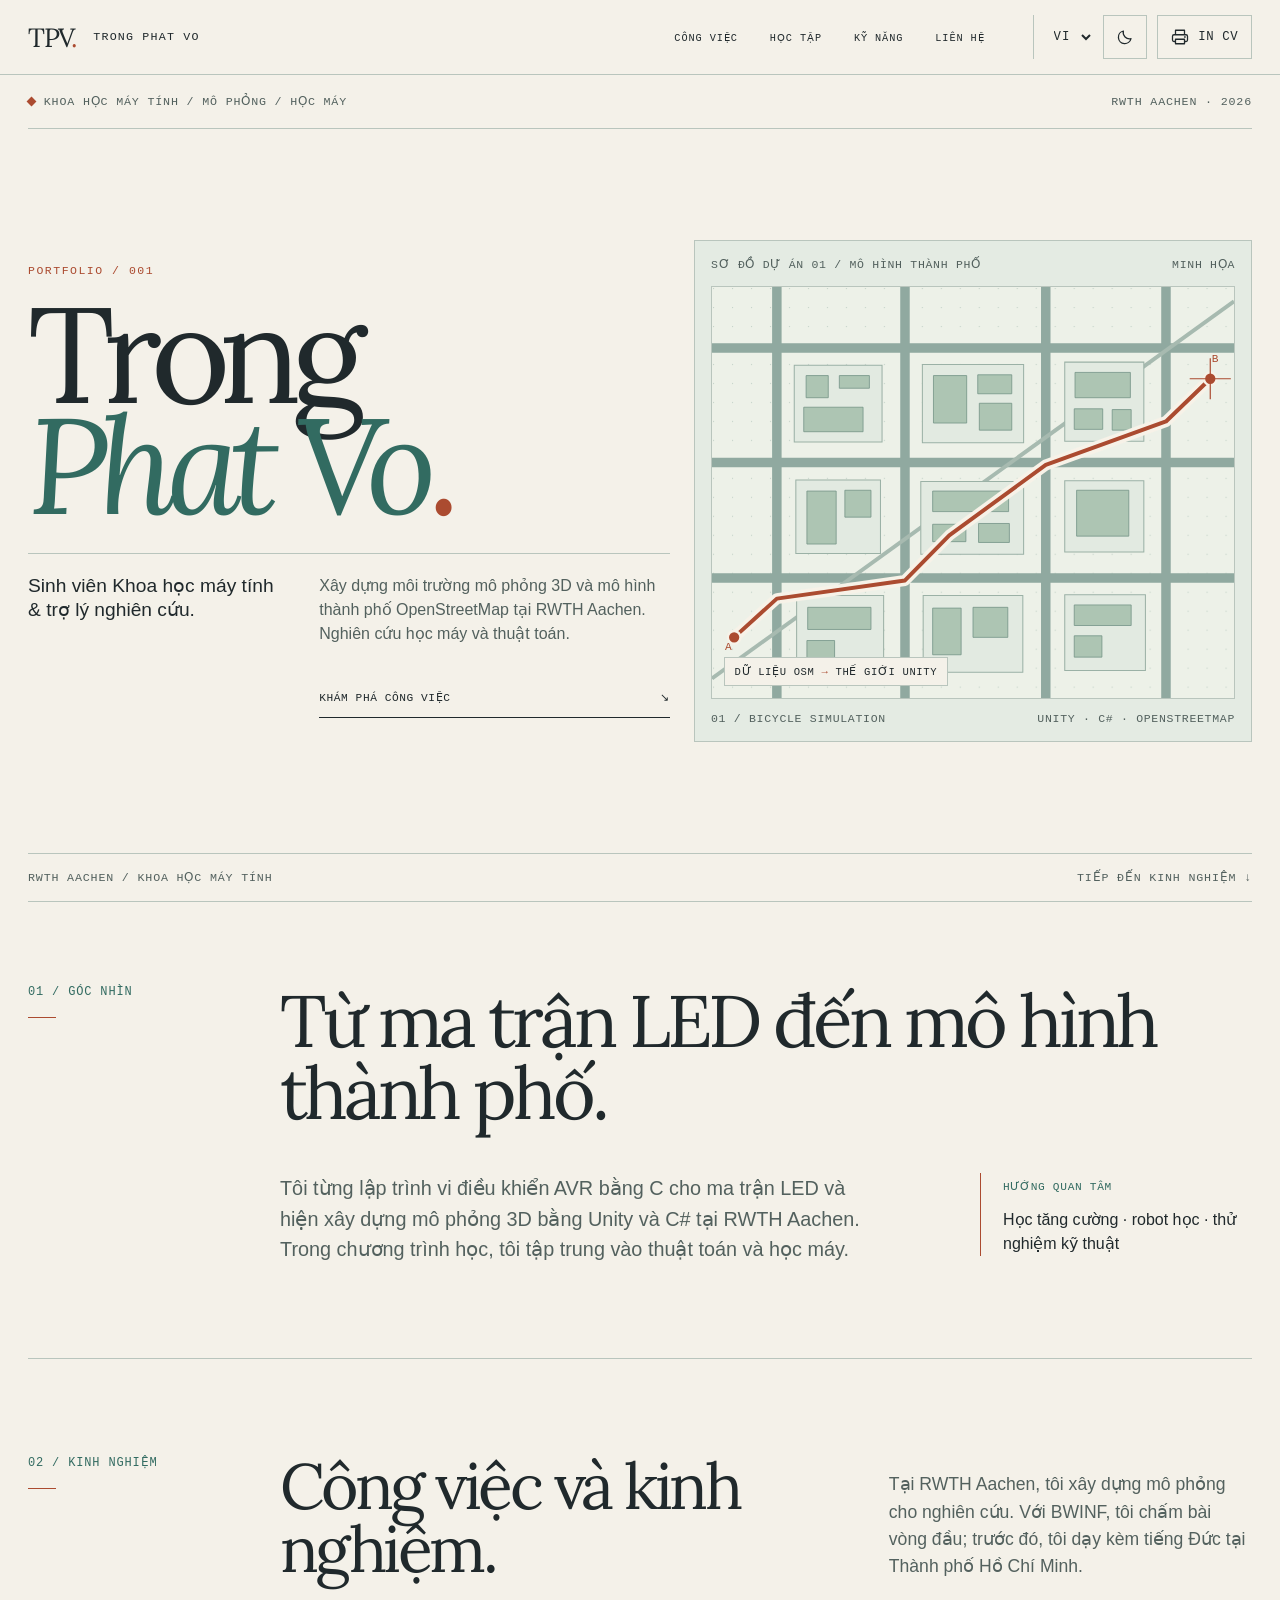
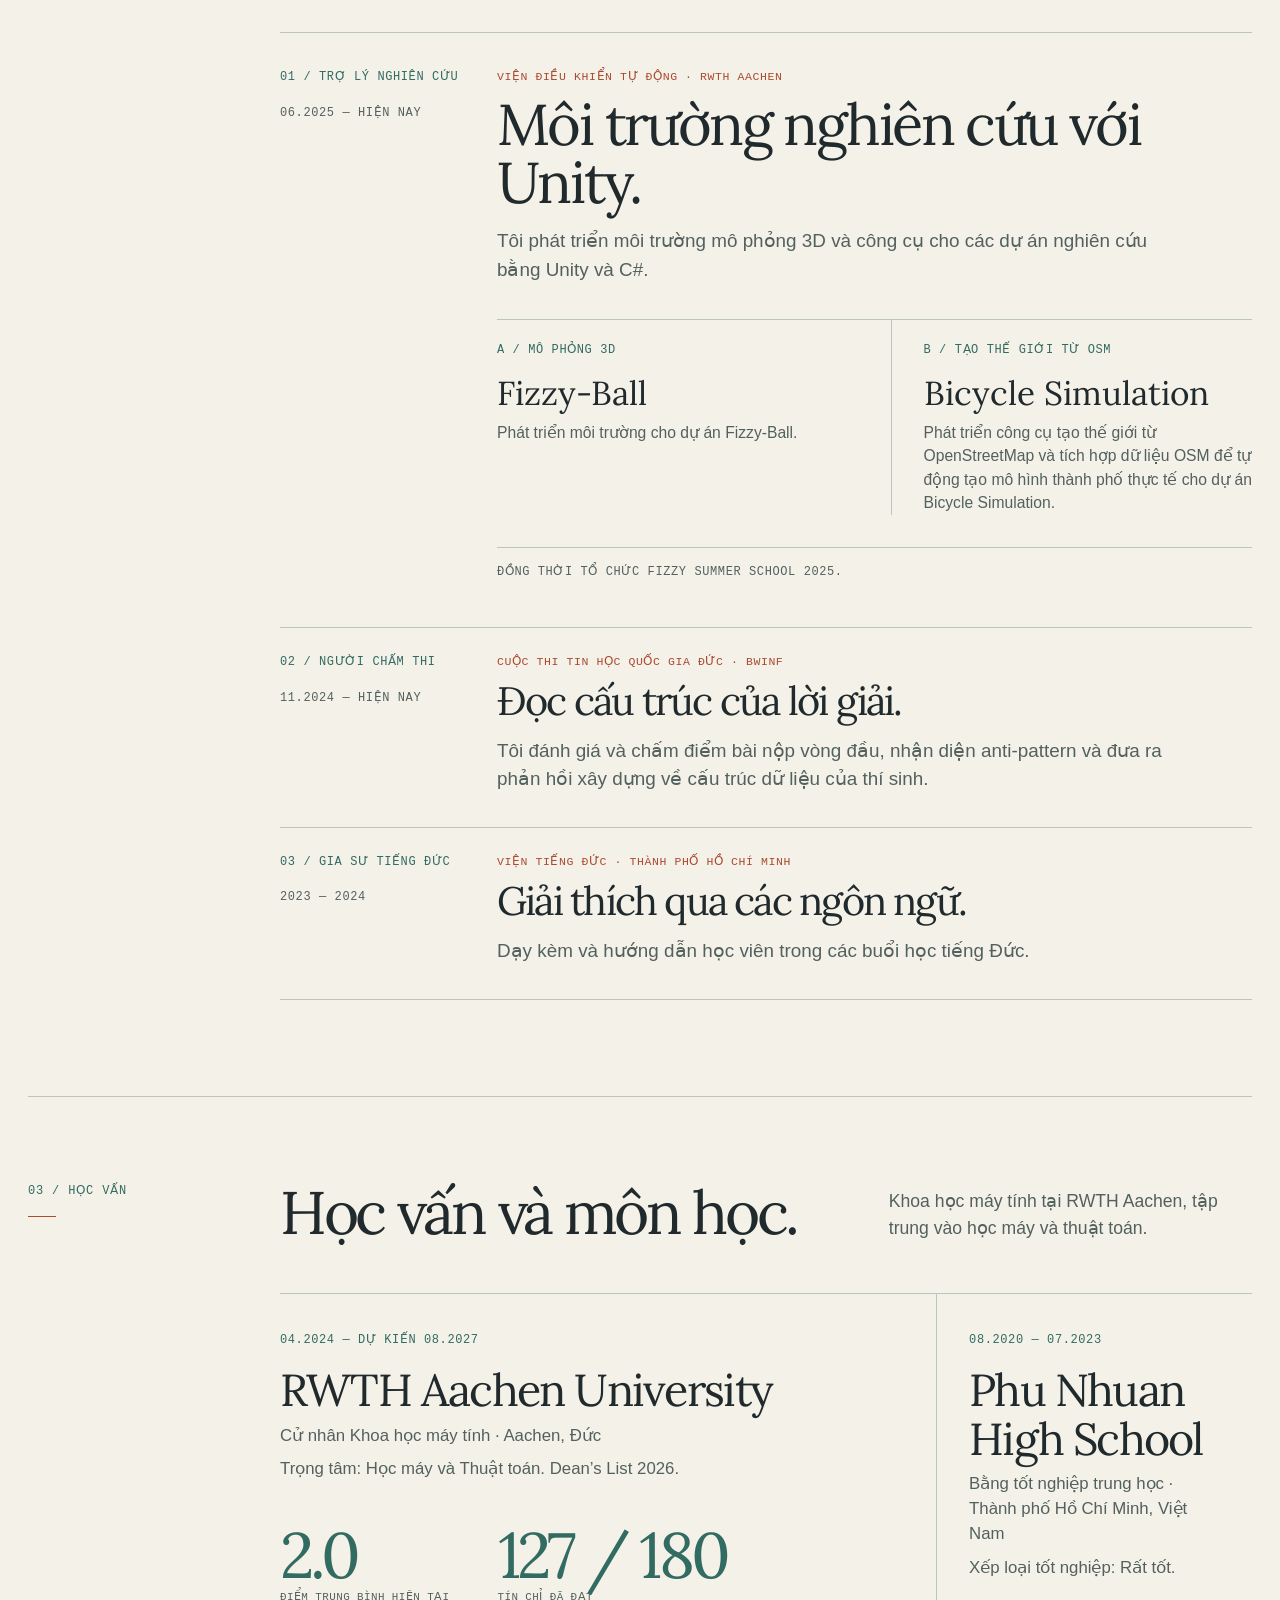
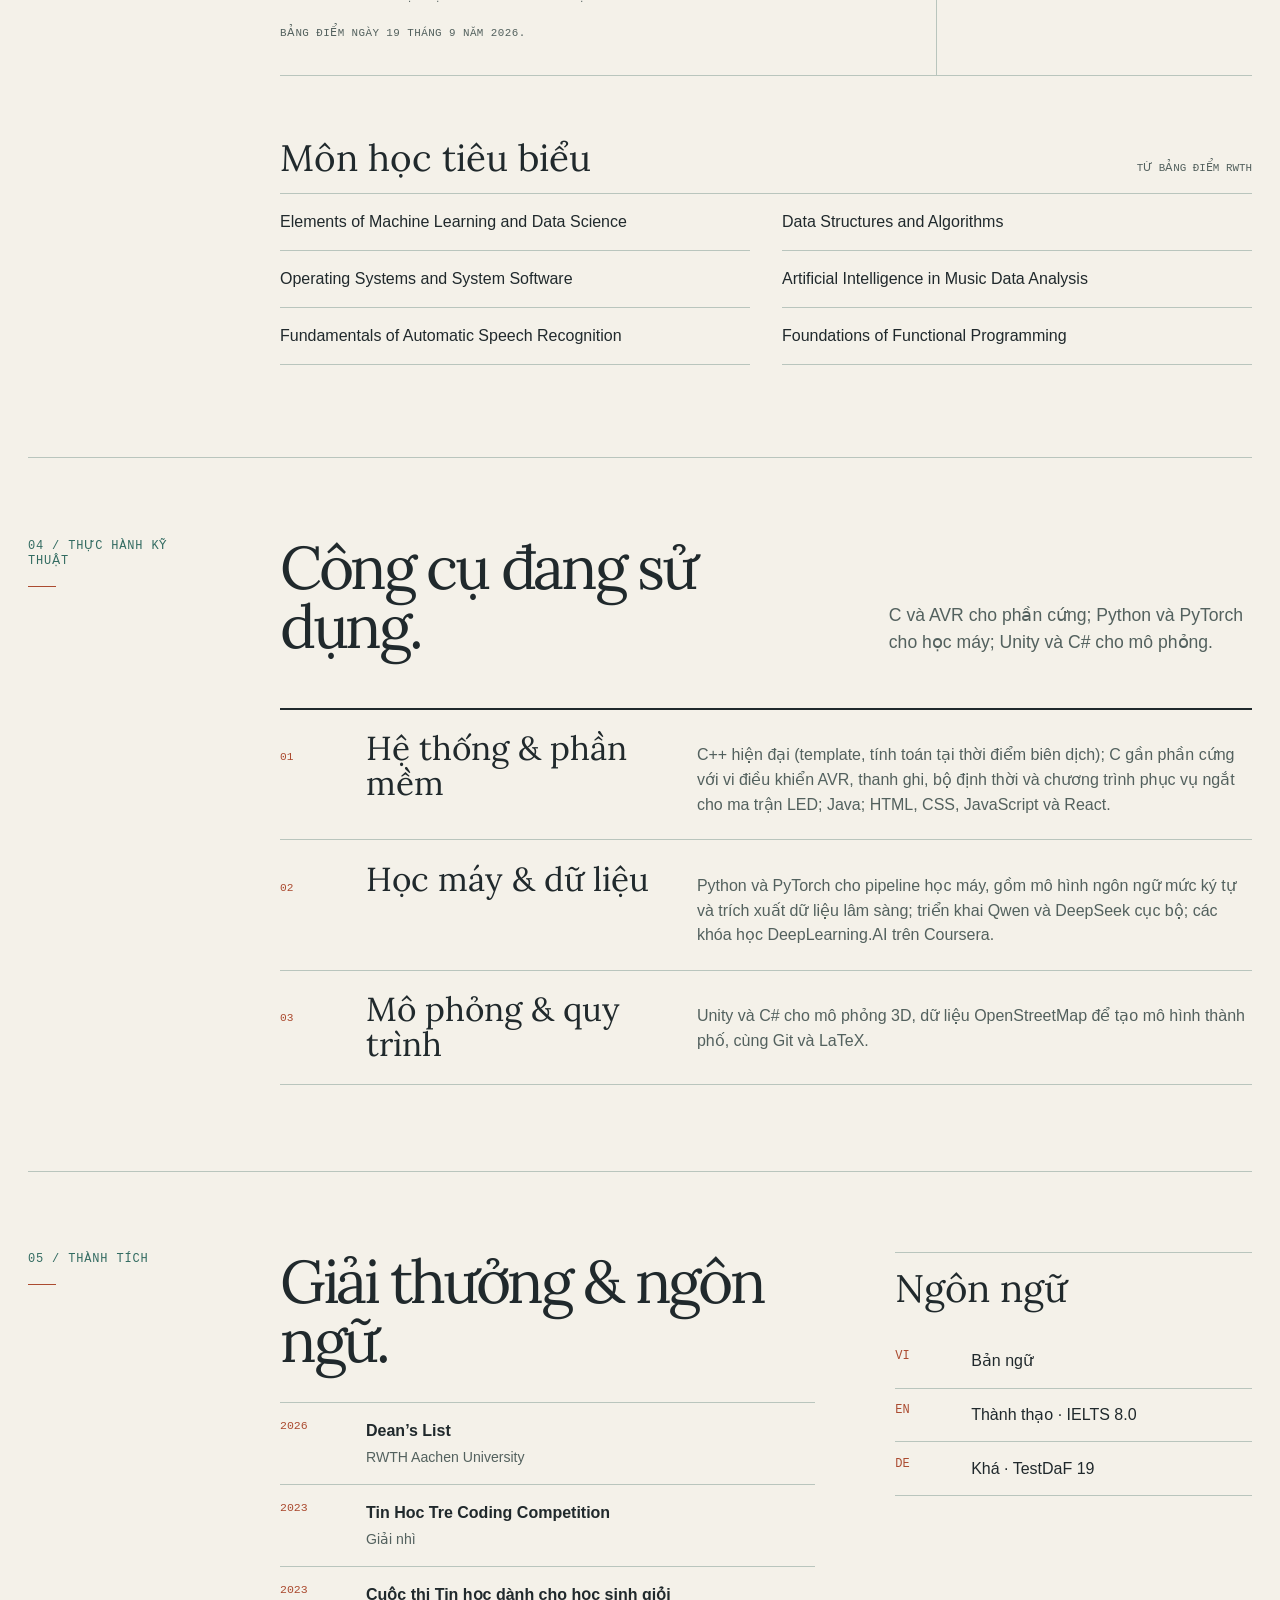
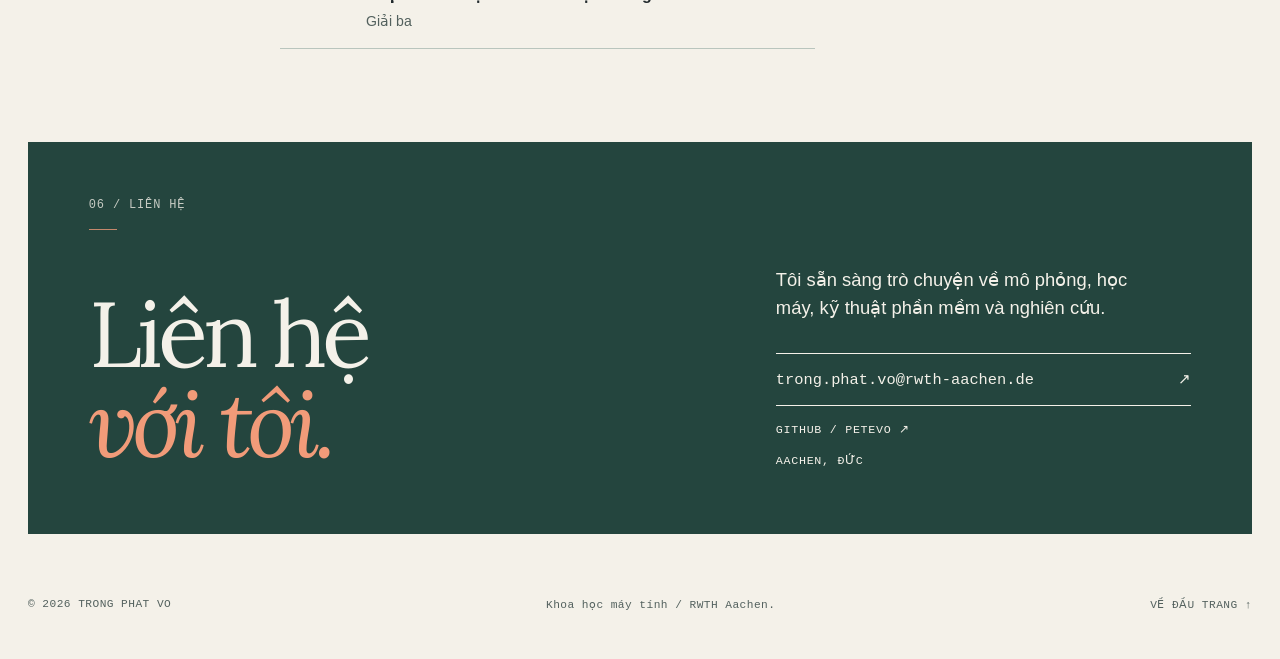
<file: vi/index.html>
<!doctype html>
<html lang="vi" data-theme="light">
<head>
  <meta charset="utf-8">
  <meta name="viewport" content="width=device-width, initial-scale=1">
  <meta name="theme-color" content="#f4f1e9">
  <title>Trong Phat Vo — Khoa học máy tính, mô phỏng &amp; học máy</title>
  <meta name="description" content="Trong Phat Vo là sinh viên Khoa học máy tính và trợ lý nghiên cứu tại RWTH Aachen, làm việc với mô phỏng 3D, mô hình thành phố OpenStreetMap, thuật toán và học máy.">
  <link rel="canonical" href="https://petevo.github.io/vi/">
  <link rel="alternate" hreflang="en" href="https://petevo.github.io/">
  <link rel="alternate" hreflang="de" href="https://petevo.github.io/de/">
  <link rel="alternate" hreflang="vi" href="https://petevo.github.io/vi/">
  <link rel="alternate" hreflang="x-default" href="https://petevo.github.io/">
  <meta property="og:type" content="profile">
  <meta property="og:title" content="Trong Phat Vo — Khoa học máy tính, mô phỏng &amp; học máy">
  <meta property="og:description" content="Trong Phat Vo là sinh viên Khoa học máy tính và trợ lý nghiên cứu tại RWTH Aachen, làm việc với mô phỏng 3D, mô hình thành phố OpenStreetMap, thuật toán và học máy.">
  <meta property="og:url" content="https://petevo.github.io/vi/">
  <meta property="og:image" content="https://petevo.github.io/assets/og-card.png">
  <meta property="og:image:width" content="1200">
  <meta property="og:image:height" content="630">
  <meta property="og:image:alt" content="Trong Phat Vo — computer science, simulation and machine learning">
  <meta name="twitter:card" content="summary_large_image">
  <meta name="twitter:title" content="Trong Phat Vo — Khoa học máy tính, mô phỏng &amp; học máy">
  <meta name="twitter:description" content="Trong Phat Vo là sinh viên Khoa học máy tính và trợ lý nghiên cứu tại RWTH Aachen, làm việc với mô phỏng 3D, mô hình thành phố OpenStreetMap, thuật toán và học máy.">
  <meta name="twitter:image" content="https://petevo.github.io/assets/og-card.png">
  <link rel="icon" href="../assets/favicon.svg" type="image/svg+xml">
  <link rel="stylesheet" href="../styles.css">
  <script defer src="../site.js"></script>
  <script type="application/ld+json">{"@context":"https://schema.org","@type":"ProfilePage","name":"Trong Phat Vo — Khoa học máy tính, mô phỏng & học máy","url":"https://petevo.github.io/vi/","mainEntity":{"@type":"Person","name":"Trong Phat Vo","jobTitle":"Sinh viên Khoa học máy tính và trợ lý nghiên cứu","email":"mailto:trong.phat.vo@rwth-aachen.de","url":"https://petevo.github.io/","sameAs":["https://github.com/peteVo"],"worksFor":{"@type":"Organization","name":"RWTH Aachen University"},"affiliation":{"@type":"CollegeOrUniversity","name":"RWTH Aachen University"}}}</script>
</head>
<body>
  <a class="skip-link" href="#main">Đến nội dung</a>
  <div id="top" aria-hidden="true"></div>
  <header class="header">
    <div class="header-inner">
      <a class="brand" href="#top" aria-label="Trong Phat Vo"><span class="brand-mark">TPV<span>.</span></span><span class="brand-name">TRONG PHAT VO</span></a>
      <nav class="desktop-nav" aria-label="Điều hướng chính">
        <a href="#work">Công việc</a><a href="#study">Học tập</a><a href="#practice">Kỹ năng</a><a href="#contact">Liên hệ</a>
      </nav>
      <div class="header-controls">
        <label class="language-select"><span class="sr-only">Ngôn ngữ</span><select data-language aria-label="Ngôn ngữ"><option value="en" >EN</option><option value="de" >DE</option><option value="vi" selected>VI</option></select></label>
        <button class="icon-control theme-control" type="button" data-theme-toggle data-to-dark="Chuyển sang chế độ tối" data-to-light="Chuyển sang chế độ sáng" aria-label="Chuyển sang chế độ tối"><svg class="theme-moon" viewBox="0 0 24 24" aria-hidden="true" focusable="false"><path d="M20 14.2A8.5 8.5 0 0 1 9.8 4 8.5 8.5 0 1 0 20 14.2Z"/></svg><svg class="theme-sun" viewBox="0 0 24 24" aria-hidden="true" focusable="false"><circle cx="12" cy="12" r="4"/><path d="M12 2v2m0 16v2M2 12h2m16 0h2M4.9 4.9l1.4 1.4m11.4 11.4 1.4 1.4m0-14.2-1.4 1.4M6.3 17.7l-1.4 1.4"/></svg></button>
        <button class="print-control" type="button" data-print aria-label="In CV"><svg viewBox="0 0 24 24" aria-hidden="true" focusable="false"><path d="M6 9V3h12v6M6 18H4a2 2 0 0 1-2-2v-5a2 2 0 0 1 2-2h16a2 2 0 0 1 2 2v5a2 2 0 0 1-2 2h-2M6 15h12v6H6zM18 12h1"/></svg><span>In CV</span></button>
        <button class="menu-control" type="button" data-menu-toggle aria-expanded="false" aria-controls="mobile-nav" aria-label="Mở menu" data-open-label="Mở menu" data-close-label="Đóng menu"><span></span><span></span></button>
      </div>
    </div>
    <nav class="mobile-nav" id="mobile-nav" aria-label="Điều hướng di động" hidden><a href="#work">Công việc</a><a href="#study">Học tập</a><a href="#practice">Kỹ năng</a><a href="#contact">Liên hệ</a></nav>
  </header>

  <main id="main">
    <section class="hero section-shell" aria-labelledby="hero-title">
      <div class="hero-top"><span><i class="diamond" aria-hidden="true"></i>KHOA HỌC MÁY TÍNH / MÔ PHỎNG / HỌC MÁY</span><span>RWTH AACHEN · 2026</span></div>
      <div class="hero-layout">
        <div class="identity">
          <p class="serial">PORTFOLIO / 001</p>
          <h1 id="hero-title">Trong<br> <em>Phat Vo</em><span>.</span></h1>
          <div class="identity-bottom">
            <p class="role">Sinh viên Khoa học máy tính &amp; trợ lý nghiên cứu.</p>
            <p class="intro">Xây dựng môi trường mô phỏng 3D và mô hình thành phố OpenStreetMap tại RWTH Aachen. Nghiên cứu học máy và thuật toán.</p>
            <a class="cta" href="#work"><span>Khám phá công việc</span><span aria-hidden="true">↘</span></a>
          </div>
        </div>
        <div class="plate">
          <div class="plate-head"><span>SƠ ĐỒ DỰ ÁN 01 / MÔ HÌNH THÀNH PHỐ</span><span>MINH HỌA</span></div>
          <div class="map" role="img" aria-label="Sơ đồ thành phố với đường phố, các khối nhà và một tuyến đường; minh họa cho công việc Bicycle Simulation, không phải ảnh chụp dự án">
            <svg viewBox="0 0 660 520" aria-hidden="true" focusable="false">
              <defs><pattern id="dots" width="24" height="24" patternUnits="userSpaceOnUse"><circle cx="2" cy="2" r=".8" fill="currentColor"/></pattern></defs>
              <rect width="660" height="520" fill="url(#dots)" class="dots"/>
              <g class="roads"><path d="M0 77H660M0 222H660M0 368H660M82 0V520M244 0V520M422 0V520M574 0V520"/><path d="M0 495L660 18" class="diagonal"/></g>
              <g class="blocks"><path d="M104 99h111v97H104zM266 98h128v99H266zM446 95h100v100H446zM106 244h107v93H106zM264 246h130v92H264zM446 245h100v90H446zM107 390h110v102H107zM267 390h126v97H267zM446 389h102v96H446z"/></g>
              <g class="buildings"><path d="M119 112h28v28h-28zM161 112h38v16h-38zM116 152h75v31h-75zM280 112h42v60h-42zM336 111h43v24h-43zM338 147h41v34h-41zM459 108h70v32h-70zM458 154h36v26h-36zM506 155h24v26h-24zM120 258h37v67h-37zM168 257h33v34h-33zM279 258h96v26h-96zM279 300h42v22h-42zM337 299h39v24h-39zM461 257h66v58h-66zM121 405h80v28h-80zM120 447h35v27h-35zM279 406h36v59h-36zM330 405h44v38h-44zM458 402h72v26h-72zM458 441h35v27h-35z"/></g>
              <path class="route-shadow" d="M28 443L82 394 244 371 300 314 422 225 574 170 630 116"/>
              <path class="route" d="M28 443L82 394 244 371 300 314 422 225 574 170 630 116"/>
              <circle class="origin" cx="28" cy="443" r="8"/><circle class="destination" cx="630" cy="116" r="8"/><path class="cross" d="M630 90v52M604 116h52"/>
            </svg>
            <span class="map-key">DỮ LIỆU OSM <span aria-hidden="true">→</span> THẾ GIỚI UNITY</span>
            <span class="map-marker">A</span><span class="map-marker end">B</span>
          </div>
          <div class="plate-foot"><span>01 / BICYCLE SIMULATION</span><span>UNITY · C# · OPENSTREETMAP</span></div>
        </div>
      </div>
      <div class="hero-bottom"><span>RWTH AACHEN / KHOA HỌC MÁY TÍNH</span><span>TIẾP ĐẾN KINH NGHIỆM ↓</span></div>
    </section>

    <section class="orientation section-shell" id="about" aria-labelledby="about-title">
      <div class="section-index"><span>01 / GÓC NHÌN</span><i aria-hidden="true"></i></div>
      <div class="orientation-copy"><h2 id="about-title">Từ ma trận LED đến mô hình thành phố.</h2><div class="orientation-details"><p>Tôi từng lập trình vi điều khiển AVR bằng C cho ma trận LED và hiện xây dựng mô phỏng 3D bằng Unity và C# tại RWTH Aachen. Trong chương trình học, tôi tập trung vào thuật toán và học máy.</p><div class="interest-note"><span>HƯỚNG QUAN TÂM</span><p>Học tăng cường · robot học · thử nghiệm kỹ thuật</p></div></div></div>
    </section>

    <section class="work section-shell" id="work" aria-labelledby="work-title">
      <div class="section-index"><span>02 / KINH NGHIỆM</span><i aria-hidden="true"></i></div>
      <div class="section-intro"><h2 id="work-title">Công việc và kinh nghiệm.</h2><p>Tại RWTH Aachen, tôi xây dựng mô phỏng cho nghiên cứu. Với BWINF, tôi chấm bài vòng đầu; trước đó, tôi dạy kèm tiếng Đức tại Thành phố Hồ Chí Minh.</p></div>
      <article class="project project-lead">
        <div class="project-rail"><span>01 / TRỢ LÝ NGHIÊN CỨU</span><span>06.2025 — HIỆN NAY</span></div>
        <div class="project-content"><p class="project-org">Viện Điều khiển tự động · RWTH Aachen</p><h3>Môi trường nghiên cứu với Unity.</h3><p class="project-summary">Tôi phát triển môi trường mô phỏng 3D và công cụ cho các dự án nghiên cứu bằng Unity và C#.</p><div class="project-split"><div><span class="sub-index">A / MÔ PHỎNG 3D</span><h4>Fizzy-Ball</h4><p>Phát triển môi trường cho dự án Fizzy-Ball.</p></div><div><span class="sub-index">B / TẠO THẾ GIỚI TỪ OSM</span><h4>Bicycle Simulation</h4><p>Phát triển công cụ tạo thế giới từ OpenStreetMap và tích hợp dữ liệu OSM để tự động tạo mô hình thành phố thực tế cho dự án Bicycle Simulation.</p></div></div><p class="project-footnote">Đồng thời tổ chức Fizzy Summer School 2025.</p></div>
      </article>
      <article class="project">
        <div class="project-rail"><span>02 / NGƯỜI CHẤM THI</span><span>11.2024 — HIỆN NAY</span></div>
        <div class="project-content"><p class="project-org">Cuộc thi Tin học quốc gia Đức · BWINF</p><h3>Đọc cấu trúc của lời giải.</h3><p class="project-summary">Tôi đánh giá và chấm điểm bài nộp vòng đầu, nhận diện anti-pattern và đưa ra phản hồi xây dựng về cấu trúc dữ liệu của thí sinh.</p></div>
      </article>
      <article class="project">
        <div class="project-rail"><span>03 / GIA SƯ TIẾNG ĐỨC</span><span>2023 — 2024</span></div>
        <div class="project-content"><p class="project-org">Viện tiếng Đức · Thành phố Hồ Chí Minh</p><h3>Giải thích qua các ngôn ngữ.</h3><p class="project-summary">Dạy kèm và hướng dẫn học viên trong các buổi học tiếng Đức.</p></div>
      </article>
    </section>

    <section class="study section-shell" id="study" aria-labelledby="study-title">
      <div class="section-index"><span>03 / HỌC VẤN</span><i aria-hidden="true"></i></div>
      <div class="section-intro"><h2 id="study-title">Học vấn và môn học.</h2><p>Khoa học máy tính tại RWTH Aachen, tập trung vào học máy và thuật toán.</p></div>
      <div class="study-layout"><div class="study-primary"><span class="study-date">04.2024 — DỰ KIẾN 08.2027</span><h3>RWTH Aachen University</h3><p>Cử nhân Khoa học máy tính · Aachen, Đức</p><p>Trọng tâm: Học máy và Thuật toán. Dean’s List 2026.</p><div class="study-metrics"><div><strong>2.0</strong><span>ĐIỂM TRUNG BÌNH HIỆN TẠI</span></div><div><strong>127 / 180</strong><span>TÍN CHỈ ĐÃ ĐẠT</span></div></div><small>Bảng điểm ngày 19 tháng 9 năm 2026.</small></div><div class="study-secondary"><span class="study-date">08.2020 — 07.2023</span><h3>Phu Nhuan High School</h3><p>Bằng tốt nghiệp trung học · Thành phố Hồ Chí Minh, Việt Nam</p><p>Xếp loại tốt nghiệp: Rất tốt.</p></div></div>
      <div class="coursework"><div class="coursework-head"><h3>Môn học tiêu biểu</h3><span>TỪ BẢNG ĐIỂM RWTH</span></div><ul><li>Elements of Machine Learning and Data Science</li><li>Data Structures and Algorithms</li><li>Operating Systems and System Software</li><li>Artificial Intelligence in Music Data Analysis</li><li>Fundamentals of Automatic Speech Recognition</li><li>Foundations of Functional Programming</li></ul></div>
    </section>

    <section class="practice section-shell" id="practice" aria-labelledby="practice-title"><div class="section-index"><span>04 / THỰC HÀNH KỸ THUẬT</span><i aria-hidden="true"></i></div><div class="section-intro"><h2 id="practice-title">Công cụ đang sử dụng.</h2><p>C và AVR cho phần cứng; Python và PyTorch cho học máy; Unity và C# cho mô phỏng.</p></div><div class="practice-table"><div><span class="practice-num">01</span><h3>Hệ thống &amp; phần mềm</h3><p>C++ hiện đại (template, tính toán tại thời điểm biên dịch); C gần phần cứng với vi điều khiển AVR, thanh ghi, bộ định thời và chương trình phục vụ ngắt cho ma trận LED; Java; HTML, CSS, JavaScript và React.</p></div><div><span class="practice-num">02</span><h3>Học máy &amp; dữ liệu</h3><p>Python và PyTorch cho pipeline học máy, gồm mô hình ngôn ngữ mức ký tự và trích xuất dữ liệu lâm sàng; triển khai Qwen và DeepSeek cục bộ; các khóa học DeepLearning.AI trên Coursera.</p></div><div><span class="practice-num">03</span><h3>Mô phỏng &amp; quy trình</h3><p>Unity và C# cho mô phỏng 3D, dữ liệu OpenStreetMap để tạo mô hình thành phố, cùng Git và LaTeX.</p></div></div></section>

    <section class="recognition section-shell" aria-labelledby="recognition-title"><div class="section-index"><span>05 / THÀNH TÍCH</span><i aria-hidden="true"></i></div><div class="recognition-layout"><div><h2 id="recognition-title">Giải thưởng &amp; ngôn ngữ.</h2><ol class="award-list"><li><span>2026</span><div><strong>Dean’s List</strong><small>RWTH Aachen University</small></div></li><li><span>2023</span><div><strong>Tin Hoc Tre Coding Competition</strong><small>Giải nhì</small></div></li><li><span>2023</span><div><strong>Cuộc thi Tin học dành cho học sinh giỏi</strong><small>Giải ba</small></div></li></ol></div><div class="spoken"><h3>Ngôn ngữ</h3><dl><div><dt>VI</dt><dd>Bản ngữ</dd></div><div><dt>EN</dt><dd>Thành thạo · IELTS 8.0</dd></div><div><dt>DE</dt><dd>Khá · TestDaF 19</dd></div></dl></div></div></section>

    <section class="contact section-shell" id="contact" aria-labelledby="contact-title"><div class="section-index"><span>06 / LIÊN HỆ</span><i aria-hidden="true"></i></div><div class="contact-layout"><h2 id="contact-title">Liên hệ<br><em>với tôi.</em></h2><div><p>Tôi sẵn sàng trò chuyện về mô phỏng, học máy, kỹ thuật phần mềm và nghiên cứu.</p><a class="contact-email" href="mailto:trong.phat.vo@rwth-aachen.de">trong.phat.vo@rwth-aachen.de <span aria-hidden="true">↗</span></a><a class="contact-github" href="https://github.com/peteVo" target="_blank" rel="noopener noreferrer">GITHUB / PETEVO ↗</a><span class="contact-place">AACHEN, ĐỨC</span></div></div></section>
  </main>

  <footer class="footer section-shell"><span>© <span data-year>2026</span> TRONG PHAT VO</span><span>Khoa học máy tính / RWTH Aachen.</span><a href="#top">VỀ ĐẦU TRANG ↑</a></footer>
</body>
</html>
</file>
<file: styles.css>
@font-face{font-family:Lora;src:url('assets/fonts/Lora-VF.ttf') format('truetype');font-style:normal;font-weight:400 700;font-display:swap}
@font-face{font-family:Lora;src:url('assets/fonts/Lora-Italic-VF.ttf') format('truetype');font-style:italic;font-weight:400 700;font-display:swap}
:root{--paper:#f4f1e9;--ink:#20292c;--muted:#53615e;--rule:#b9c5bd;--green:#326b61;--oxide:#ab4b30;--field:#e4ebe3;--mono:Consolas,'Courier New',monospace;--sans:'Segoe UI',Arial,sans-serif;--display:Lora,Georgia,'Times New Roman',serif}
*{box-sizing:border-box}html{scroll-behavior:smooth}body{margin:0;background:var(--paper);color:var(--ink);font-family:var(--sans)}a{color:inherit;text-decoration:none}button{font:inherit;color:inherit;cursor:pointer}.header{height:74px;border-bottom:1px solid var(--rule);display:flex;align-items:center;padding:0 max(28px,calc((100vw - 1320px)/2));gap:4rem}.brand{display:flex;gap:1.1rem;align-items:center;white-space:nowrap}.brand b{font:500 1.65rem var(--display);letter-spacing:-.05em}.brand b span{color:var(--oxide)}.brand small{font:500 .61rem var(--mono);letter-spacing:.12em}.header nav{display:flex;gap:2rem;margin-left:auto}.header nav a,.controls{font:500 .64rem var(--mono);letter-spacing:.09em;text-transform:uppercase}.header nav a:hover{color:var(--oxide)}.controls{display:flex;align-items:center;gap:1rem}.controls button{border:1px solid var(--rule);background:transparent;width:38px;height:38px}.controls .menu{display:none}.hero{width:min(1320px,calc(100% - 56px));margin:auto;min-height:calc(100svh - 74px);display:flex;flex-direction:column}.hero-top,.hero-bottom{display:flex;justify-content:space-between;gap:1rem;align-items:center;font:500 .62rem var(--mono);letter-spacing:.07em;color:var(--muted)}.hero-top{padding:1.2rem 0;border-bottom:1px solid var(--rule)}.diamond{display:inline-block;width:7px;height:7px;background:var(--oxide);transform:rotate(45deg);margin-right:.55rem}.hero-layout{display:grid;grid-template-columns:minmax(0,1.07fr) minmax(0,.93fr);gap:1.5rem;align-items:center;flex:1;padding:2.2rem 0}.identity{min-width:0;align-self:stretch;display:flex;flex-direction:column;justify-content:center}.serial{font:500 .63rem var(--mono);letter-spacing:.13em;color:var(--oxide);margin:0 0 1.3rem}.identity h1{font:400 clamp(5.5rem,10.6vw,10.2rem)/.82 var(--display);letter-spacing:-.075em;margin:0;white-space:nowrap}.identity h1 em{font-weight:400;font-style:italic;color:var(--green)}.identity h1 span{color:var(--oxide)}.identity-bottom{display:grid;grid-template-columns:.85fr 1.15fr;gap:2rem;align-items:start;border-top:1px solid var(--rule);margin-top:2rem;padding-top:1.3rem}.role{font:500 clamp(1rem,1.5vw,1.3rem)/1.25 var(--sans);margin:0}.intro{font-size:1rem;line-height:1.5;color:var(--muted);margin:0}.cta{grid-column:2;display:flex;justify-content:space-between;align-items:center;border-bottom:1px solid var(--ink);padding:.8rem 0;font:500 .7rem var(--mono);text-transform:uppercase;letter-spacing:.05em;transition:color .2s,border-color .2s}.cta:hover{color:var(--oxide);border-color:var(--oxide)}.plate{border:1px solid var(--rule);padding:1rem;background:var(--field);min-width:0}.plate-head,.plate-foot{display:flex;justify-content:space-between;gap:.8rem;font:500 .6rem var(--mono);letter-spacing:.06em;text-transform:uppercase;color:var(--muted)}.plate-head{padding-bottom:.9rem}.plate-foot{padding-top:.8rem}.map{position:relative;overflow:hidden;border:1px solid var(--rule);background:#edf1e8}.map svg{display:block;width:100%;height:auto;color:#bdcdc3}.roads path{fill:none;stroke:#90a9a0;stroke-width:12}.roads .diagonal{stroke-width:5;stroke:#a7bab0}.blocks path{fill:#e2eae1;stroke:#9bb1a6;stroke-width:1.3}.buildings path{fill:#adc5b3;stroke:#749487;stroke-width:1}.route-shadow{fill:none;stroke:#f7f2e8;stroke-width:14;stroke-linejoin:round;stroke-linecap:round}.route{fill:none;stroke:var(--oxide);stroke-width:5;stroke-linejoin:round;stroke-linecap:round;stroke-dasharray:1000;stroke-dashoffset:1000;animation:draw 1.5s .2s ease-out forwards}.origin,.destination{fill:var(--oxide);stroke:#f7f2e8;stroke-width:3}.cross{stroke:var(--oxide);stroke-width:1.5}.map-key{position:absolute;bottom:12px;left:12px;background:var(--paper);border:1px solid var(--rule);padding:.45rem .6rem;font:500 .58rem var(--mono);letter-spacing:.06em}.map-key span{color:var(--oxide)}.map-marker{position:absolute;left:2.5%;bottom:11%;font:500 .7rem var(--mono);color:var(--oxide)}.map-marker.end{left:auto;right:3%;top:16%;bottom:auto}.hero-bottom{padding:1rem 0;border-top:1px solid var(--rule)}@keyframes draw{to{stroke-dashoffset:0}}
@media(max-width:900px){.header{gap:1rem}.header nav{display:none}.controls{margin-left:auto}.controls .menu{display:block}.controls .menu i{display:block;width:18px;height:1px;background:var(--ink);margin:5px auto}.hero-layout{grid-template-columns:1fr}.identity h1{font-size:clamp(5rem,15vw,9rem)}.plate{max-width:650px}}
@media(max-width:600px){.header{height:62px;padding:0 16px}.brand small{display:none}.controls{gap:.55rem}.controls button{width:42px;height:42px}.hero{width:calc(100% - 32px);min-height:0}.hero-top{font-size:.52rem}.hero-top span:last-child{display:none}.hero-layout{padding:2.5rem 0;gap:2rem}.identity h1{font-size:clamp(4.65rem,17.5vw,6rem);line-height:.86}.identity-bottom{grid-template-columns:1fr;gap:1rem}.cta{grid-column:1}.role{font-size:1.16rem}.intro{max-width:340px}.plate{padding:.65rem}.plate-head,.plate-foot{font-size:.5rem}.hero-bottom{font-size:.52rem}.hero-bottom span:first-child{display:none}}
@media(prefers-reduced-motion:reduce){html{scroll-behavior:auto}.route{animation:none;stroke-dashoffset:0}.cta{transition:none}}

/* Shared portfolio system */
:root{--contact-bg:#24453e;--contact-ink:#f4f1e9;--contact-accent:#f19b79;--paper-elevated:#edf1e8}
html[data-theme="dark"]{--paper:#17262a;--ink:#f1eee3;--muted:#becbc3;--rule:#48605c;--green:#99cbb9;--oxide:#f19b79;--field:#213b3b;--paper-elevated:#223b3b;--contact-bg:#e1ebe0;--contact-ink:#17262a;--contact-accent:#a94c35}
[hidden]{display:none!important}
body{line-height:1.5;overflow-x:clip}
button,select{font:inherit}
button{cursor:pointer}
:focus-visible{outline:2px solid var(--oxide);outline-offset:4px}
.sr-only{position:absolute;width:1px;height:1px;padding:0;margin:-1px;overflow:hidden;clip:rect(0,0,0,0);white-space:nowrap;border:0}
.skip-link{position:fixed;z-index:100;left:1rem;top:-5rem;background:var(--ink);color:var(--paper);padding:.7rem 1rem;font:500 .85rem var(--sans)}
.skip-link:focus{top:1rem}
.section-shell{width:min(1320px,calc(100% - 56px));margin-inline:auto}
.header{position:sticky;top:0;z-index:30;background:var(--paper);padding:0;height:auto;display:block}
.header-inner{height:74px;width:min(1320px,calc(100% - 56px));margin-inline:auto;display:flex;align-items:center;gap:3rem}
.brand-mark{font:400 1.65rem var(--display);letter-spacing:-.05em}
.brand-mark span{color:var(--oxide)}
.brand-name{font:500 .68rem var(--mono);letter-spacing:.1em}
.desktop-nav{display:flex;gap:2rem;margin-left:auto}
.desktop-nav a,.header-controls{font:500 .7rem var(--mono);letter-spacing:.07em;text-transform:uppercase}
.desktop-nav a:hover,.desktop-nav a:focus-visible{color:var(--oxide)}
.header-controls{display:flex;align-items:center;gap:.6rem}
.language-select{border-left:1px solid var(--rule);padding-left:1rem}
.language-select select{min-width:44px;min-height:44px;color:var(--ink);background:transparent;border:0;cursor:pointer;font:500 .7rem var(--mono);letter-spacing:.08em}
.language-select option{color:#20292c;background:#f4f1e9}
.icon-control,.print-control,.menu-control{min-width:44px;min-height:44px;border:1px solid var(--rule);background:transparent;color:var(--ink)}
.icon-control:hover,.print-control:hover,.menu-control:hover{border-color:var(--oxide);color:var(--oxide)}
.print-control{padding:0 .8rem;font:500 .7rem var(--mono);text-transform:uppercase;letter-spacing:.05em}
.menu-control{display:none}
.menu-control span{display:block;width:18px;height:1px;background:currentColor;margin:5px auto}
.mobile-nav{display:grid;grid-template-columns:repeat(4,1fr);gap:0;width:min(1320px,calc(100% - 56px));margin:auto;padding:0 0 1rem}
.mobile-nav a{border-top:1px solid var(--rule);padding:1rem .5rem;font:500 .75rem var(--mono);text-transform:uppercase}
.mobile-nav a:hover,.mobile-nav a:focus-visible{color:var(--oxide)}
.hero{width:min(1320px,calc(100% - 56px))}
.hero-top,.hero-bottom{font-size:.7rem}
.serial,.plate-head,.plate-foot{font-size:.68rem}
.plate{background:var(--field)}
.map{background:var(--paper-elevated)}
.map-key{background:var(--paper)}
html[data-theme="dark"] .roads path{stroke:#527973}
html[data-theme="dark"] .roads .diagonal{stroke:#688c82}
html[data-theme="dark"] .blocks path{fill:#294849;stroke:#698d82}
html[data-theme="dark"] .buildings path{fill:#527b6e;stroke:#91b7a5}
html[data-theme="dark"] .route-shadow{stroke:#172d30}
.hero .role{font-size:clamp(1.08rem,1.5vw,1.36rem)}
.hero .intro{font-size:1rem}

.section-index{font:500 .72rem var(--mono);letter-spacing:.07em;text-transform:uppercase;color:var(--green)}
.section-index i{display:block;width:28px;height:1px;background:var(--oxide);margin-top:1.1rem}
.orientation,.work,.study,.practice,.recognition{border-top:1px solid var(--rule);display:grid;grid-template-columns:180px minmax(0,1fr);column-gap:4.5rem;padding-top:7rem;padding-bottom:7rem}
.orientation-copy h2,.section-intro h2,.recognition h2,.contact h2{font:400 clamp(3.3rem,6vw,6.6rem)/.98 var(--display);letter-spacing:-.055em;margin:0}
.orientation-copy h2{max-width:850px}
.orientation-details{display:grid;grid-template-columns:minmax(0,1.4fr) minmax(210px,.6fr);gap:4rem;margin-top:4rem;align-items:start}
.orientation-details>p{font-size:clamp(1.12rem,1.55vw,1.35rem);line-height:1.55;max-width:600px;margin:0;color:var(--muted)}
.interest-note{border-left:1px solid var(--oxide);padding-left:1.4rem}
.interest-note span{font:500 .7rem var(--mono);color:var(--green);letter-spacing:.06em}
.interest-note p{font-size:1rem;margin:.7rem 0 0}
.section-intro{grid-column:2;display:grid;grid-template-columns:minmax(0,1.2fr) minmax(250px,.8fr);gap:4rem;align-items:end;margin-bottom:4rem}
.section-intro p{font-size:1.1rem;line-height:1.55;color:var(--muted);margin:0;max-width:430px}
.project{grid-column:2;display:grid;grid-template-columns:185px minmax(0,1fr);gap:2rem;border-top:1px solid var(--rule);padding:2rem 0 3rem}
.project:last-child{border-bottom:1px solid var(--rule)}
.project-rail{display:flex;flex-direction:column;justify-content:space-between;gap:1rem;color:var(--green);font:500 .7rem var(--mono);text-transform:uppercase;letter-spacing:.05em}
.project-rail span:last-child{color:var(--muted)}
.project-org{font:500 .72rem var(--mono);letter-spacing:.05em;text-transform:uppercase;color:var(--oxide);margin:0 0 .8rem}
.project-content h3{font:400 clamp(2.8rem,4.5vw,5rem)/1 var(--display);letter-spacing:-.045em;margin:0 0 1rem}
.project-summary{font-size:1.18rem;line-height:1.5;max-width:680px;margin:0;color:var(--muted)}
.project-split{display:grid;grid-template-columns:1fr 1fr;gap:2rem;margin-top:3rem;border-top:1px solid var(--rule)}
.project-split>div{padding-top:1rem}
.project-split>div+div{border-left:1px solid var(--rule);padding-left:2rem}
.sub-index,.project-footnote{font:500 .7rem var(--mono);letter-spacing:.05em;color:var(--green);text-transform:uppercase}
.project-split h4{font:400 2rem/1.1 var(--display);margin:.9rem 0 .6rem}
.project-split p{font-size:.98rem;color:var(--muted);margin:0}
.project-footnote{margin:2rem 0 0;padding-top:1rem;border-top:1px solid var(--rule);color:var(--muted)}
.study-layout{grid-column:2;display:grid;grid-template-columns:1.35fr .65fr;gap:0;border-top:1px solid var(--rule);border-bottom:1px solid var(--rule)}
.study-primary,.study-secondary{padding:2rem 2rem 2rem 0}
.study-secondary{border-left:1px solid var(--rule);padding-left:2rem}
.study-date{font:500 .7rem var(--mono);color:var(--green);letter-spacing:.05em;text-transform:uppercase}
.study-layout h3{font:400 clamp(2.1rem,3.5vw,3.8rem)/1.08 var(--display);letter-spacing:-.04em;margin:1rem 0 .5rem}
.study-layout p{font-size:1.05rem;margin:.5rem 0;color:var(--muted)}
.study-metrics{display:flex;gap:3rem;margin:2.6rem 0 1rem}
.study-metrics div{display:flex;flex-direction:column;gap:.2rem}
.study-metrics strong{font:400 clamp(2.7rem,5vw,5rem)/1 var(--display);letter-spacing:-.06em;color:var(--green)}
.study-metrics span,.study-primary small{font:500 .68rem var(--mono);color:var(--muted);text-transform:uppercase;letter-spacing:.04em}
.coursework{grid-column:2;margin-top:4rem}
.coursework-head{display:flex;justify-content:space-between;align-items:baseline;border-bottom:1px solid var(--rule);padding-bottom:1rem}
.coursework-head h3{font:400 2.3rem/1 var(--display);margin:0}
.coursework-head span{font:500 .68rem var(--mono);color:var(--muted)}
.coursework ul{list-style:none;display:grid;grid-template-columns:repeat(2,minmax(0,1fr));gap:0 2rem;margin:0;padding:0}
.coursework li{font-size:1rem;padding:1rem 0;border-bottom:1px solid var(--rule)}
.practice-table{grid-column:2;display:grid;grid-template-columns:repeat(3,minmax(0,1fr));border-top:2px solid var(--ink)}
.practice-table>div{padding:1.2rem 1.6rem 2rem 0;border-bottom:1px solid var(--rule)}
.practice-table>div+div{border-left:1px solid var(--rule);padding-left:1.6rem}
.practice-num{font:500 .7rem var(--mono);color:var(--oxide)}
.practice-table h3{font:400 clamp(2rem,3vw,3rem)/1.05 var(--display);margin:3.5rem 0 1rem}
.practice-table p{font-size:1rem;color:var(--muted);margin:0;line-height:1.6}
.recognition-layout{grid-column:2;display:grid;grid-template-columns:1.2fr .8fr;gap:5rem}
.recognition h2{margin-bottom:2rem}
.award-list{list-style:none;margin:0;padding:0;border-top:1px solid var(--rule)}
.award-list li{display:grid;grid-template-columns:70px 1fr;gap:1rem;padding:1rem 0;border-bottom:1px solid var(--rule)}
.award-list li>span{font:500 .72rem var(--mono);color:var(--oxide)}
.award-list strong,.award-list small{display:block}
.award-list strong{font-size:1rem;font-weight:600}
.award-list small{font-size:.88rem;color:var(--muted);margin-top:.25rem}
.spoken{border-top:1px solid var(--rule);padding-top:1rem}
.spoken h3{font:400 2.4rem/1 var(--display);margin:0 0 1.7rem}
.spoken dl{margin:0}
.spoken dl>div{display:grid;grid-template-columns:60px 1fr;gap:1rem;border-bottom:1px solid var(--rule);padding:.9rem 0}
.spoken dt{font:500 .75rem var(--mono);color:var(--oxide)}
.spoken dd{margin:0;font-size:1rem}
.contact{background:var(--contact-bg);color:var(--contact-ink);padding:4rem 4.5rem 5rem;margin-bottom:3rem}
.contact .section-index{color:var(--contact-ink);opacity:.78}
.contact .section-index i{background:var(--contact-accent)}
.contact-layout{display:grid;grid-template-columns:1.2fr .8fr;gap:4rem;align-items:end;margin-top:3rem}
.contact h2{font-size:clamp(4rem,7.5vw,8rem)}
.contact h2 em{font-weight:400;color:var(--contact-accent)}
.contact-layout>div{display:flex;flex-direction:column;gap:1rem}
.contact-layout p{font-size:1.15rem;line-height:1.5;max-width:390px;margin:0 0 1rem}
.contact-email{display:flex;align-items:center;justify-content:space-between;gap:1rem;padding:1rem 0;border-top:1px solid currentColor;border-bottom:1px solid currentColor;font:500 clamp(.8rem,1.2vw,1rem) var(--mono);overflow-wrap:anywhere}
.contact-email:hover,.contact-github:hover{color:var(--contact-accent)}
.contact :focus-visible{outline-color:var(--contact-accent)}
.contact-github,.contact-place{font:500 .73rem var(--mono);letter-spacing:.06em}
.footer{display:flex;justify-content:space-between;gap:1rem;padding:1rem 0 3rem;font:500 .7rem var(--mono);letter-spacing:.04em;color:var(--muted)}
.footer a:hover{color:var(--oxide)}
main section[id]{scroll-margin-top:96px}
.header nav.mobile-nav:not([hidden]){display:grid}
.project-rail{justify-content:flex-start}
.project-rail span:last-child{margin-top:.3rem}

@media(max-width:1000px){
  .desktop-nav{display:none}
  .header-controls{margin-left:auto}
  .menu-control{display:block}
  .orientation,.work,.study,.practice,.recognition{grid-template-columns:minmax(0,1fr);gap:2rem;padding-top:5rem;padding-bottom:5rem}
  .section-intro,.project,.study-layout,.coursework,.practice-table,.recognition-layout{grid-column:1}
  .orientation-details{gap:2rem}
}
@media(max-width:700px){
  .section-shell,.header-inner{width:calc(100% - 32px)}
  .header-inner{height:64px;gap:1rem}
  .brand-name{display:none}
  .language-select{padding-left:0;border-left:0}
  .print-control{font-size:0;width:44px;padding:0}
  .print-control::before{content:'⎙';font-size:1.1rem}
  .mobile-nav{width:calc(100% - 32px);grid-template-columns:repeat(2,1fr)}
  .hero{width:calc(100% - 32px)}
  .hero-top,.hero-bottom,.serial,.plate-head,.plate-foot{font-size:.66rem}
  .hero-top span:last-child{display:none}
  .section-intro{grid-template-columns:minmax(0,1fr);gap:1rem;margin-bottom:2.5rem}
  .orientation-details,.project,.study-layout,.recognition-layout,.contact-layout{grid-template-columns:minmax(0,1fr);gap:1.7rem}
  .project-rail{flex-direction:row;gap:1rem}
  .project-split,.coursework ul{grid-template-columns:1fr}
  .project-split>div+div{border-left:0;border-top:1px solid var(--rule);padding-left:0}
  .study-secondary{border-left:0;border-top:1px solid var(--rule);padding-left:0}
  .study-metrics{gap:1.5rem;flex-wrap:wrap}
  .practice-table{grid-template-columns:1fr}
  .practice-table>div+div{border-left:0;padding-left:0}
  .practice-table h3{margin:1.2rem 0 .6rem}
  .spoken{margin-top:1rem}
  .contact{padding:2rem 1.25rem 3rem}
  .contact-layout{margin-top:2rem}
  .contact h2{font-size:clamp(3.5rem,12vw,5rem)}
  .footer{flex-wrap:wrap;font-size:.66rem}
  .plate-foot{display:grid;grid-template-columns:1fr;gap:.25rem}
  .plate-foot span:last-child{color:var(--green)}
  .project-content,.project-split,.project-split>div,.section-intro,.study-layout,.practice-table{min-width:0}
  .project h3,.project h4,.project-org,.section-intro h2{overflow-wrap:anywhere}
}
@media(max-width:360px){
  .header-controls{gap:.25rem}
  .language-select select{min-width:38px}
  .icon-control,.print-control,.menu-control{min-width:40px;min-height:40px}
  .identity h1{font-size:4.45rem}
  .contact-email{font-size:.72rem}
  .plate-head span:last-child{display:none}
}

/* Critique and polish: clearer controls, denser editorial rhythm, and an index of actual work. */
.desktop-nav a,.header-controls{font-size:.77rem;letter-spacing:.035em}
.brand-name{font-size:.73rem}
.language-select select,.print-control{font-size:.77rem}
.header-controls button{transition:border-color .16s ease,color .16s ease,background-color .16s ease}
.icon-control,.print-control{display:inline-flex;align-items:center;justify-content:center;gap:.6rem}
.icon-control svg,.print-control svg{width:18px;height:18px;fill:none;stroke:currentColor;stroke-width:1.7;stroke-linecap:round;stroke-linejoin:round;flex:none}
.theme-sun,html[data-theme="dark"] .theme-moon{display:none}
html[data-theme="dark"] .theme-sun{display:block}
.hero-top,.hero-bottom{font-size:.73rem}
.serial,.plate-head,.plate-foot{font-size:.72rem}
.map-key{font-size:.66rem}
.route{animation:draw 1s .1s cubic-bezier(.23,.64,.29,1) forwards}
.route-shadow{stroke-dasharray:1000;stroke-dashoffset:1000;animation:draw 1s .1s cubic-bezier(.23,.64,.29,1) forwards}
html[data-theme="dark"] .roads path{stroke:#668f82}
html[data-theme="dark"] .roads .diagonal{stroke:#7ca494}
html[data-theme="dark"] .blocks path{fill:#305451;stroke:#7ba293}
html[data-theme="dark"] .buildings path{fill:#638c7c;stroke:#a6c8b2}
.section-index,.project-rail,.study-date,.sub-index,.project-footnote{font-size:.75rem}
.orientation{padding-top:5.2rem;padding-bottom:5.8rem}
.work{padding-top:6rem;padding-bottom:6rem}
.study{padding-top:5.4rem;padding-bottom:5.8rem}
.practice{padding-top:5rem;padding-bottom:5.4rem}
.recognition{padding-top:5rem;padding-bottom:5.8rem}
.orientation-copy h2{font-size:clamp(3.3rem,5.7vw,6rem);max-width:900px}
.orientation-details{margin-top:2.8rem}
.section-intro{margin-bottom:3.2rem}
.work .section-intro h2{font-size:clamp(3.3rem,5vw,5.4rem)}
.study .section-intro h2,.practice .section-intro h2{font-size:clamp(3.2rem,4.7vw,5rem)}
.recognition h2{font-size:clamp(3.2rem,4.7vw,5rem)}
.project-lead{padding-top:2.3rem}
.project:not(.project-lead){padding:1.65rem 0 2.1rem}
.project:not(.project-lead) .project-content h3{font-size:clamp(2.25rem,3.1vw,3.5rem)}
.project-split{margin-top:2.2rem}
.project-split h4{font-size:clamp(2rem,2.6vw,2.65rem)}
.practice-table{display:block}
.practice-table>div,.practice-table>div+div{display:grid;grid-template-columns:54px minmax(180px,.7fr) minmax(0,1.3fr);align-items:baseline;gap:1rem 2rem;padding:1.35rem 0;border-left:0;border-bottom:1px solid var(--rule)}
.practice-table h3{font-size:clamp(1.8rem,2.6vw,2.75rem);margin:0}
.practice-table p{max-width:690px;line-height:1.55}
.contact{padding:3.4rem 3.8rem 4.1rem}
.contact-layout{margin-top:2.25rem}
.contact h2{font-size:clamp(4rem,7.2vw,7.5rem)}

@media(max-width:1000px){
  .orientation,.work,.study,.practice,.recognition{padding-top:4.4rem;padding-bottom:4.7rem}
  .practice-table>div,.practice-table>div+div{grid-template-columns:40px minmax(175px,.75fr) minmax(0,1.25fr)}
}
@media(min-width:701px) and (max-width:900px){
  .hero-layout{display:grid;grid-template-columns:minmax(0,1fr);align-items:start;gap:0;padding:2.1rem 0}
  .identity,.identity-bottom{display:contents}
  .serial{grid-row:1;margin-bottom:1rem}
  .identity h1{grid-row:2}
  .hero .role{grid-row:3;border-top:1px solid var(--rule);padding-top:1rem;margin-top:1.3rem}
  .plate{grid-row:4;margin-top:1.5rem;max-width:650px}
  .hero .intro{grid-row:5;margin-top:1.5rem;max-width:620px}
  .cta{grid-row:6;grid-column:1;margin-top:.8rem;max-width:650px}
}
@media(max-width:700px){
  .header-inner{gap:.65rem}
  .language-select select{font-size:.73rem}
  .print-control{font-size:inherit;width:44px;padding:0}
  .print-control span{display:none}
  .print-control::before{content:none}
  .mobile-nav a{font-size:.78rem}
  .hero-layout{display:grid;grid-template-columns:minmax(0,1fr);align-items:start;gap:0;padding:2.05rem 0 2rem}
  .identity,.identity-bottom{display:contents}
  .serial{grid-row:1;margin-bottom:1rem}
  .identity h1{grid-row:2}
  .hero .role{grid-row:3;border-top:1px solid var(--rule);padding-top:1rem;margin-top:1.4rem;max-width:340px;font-size:1.14rem}
  .plate{grid-row:4;margin-top:1.45rem}
  .hero .intro{grid-row:5;margin-top:1.5rem;max-width:480px;font-size:1rem;line-height:1.55}
  .cta{grid-row:6;grid-column:1;margin-top:.85rem}
  .hero-top,.hero-bottom,.serial,.plate-head,.plate-foot{font-size:.69rem}
  .map-key{font-size:.63rem;left:auto;right:10px}
  .orientation,.work,.study,.practice,.recognition{padding-top:3.8rem;padding-bottom:4.1rem}
  .orientation-copy h2,.section-intro h2,.work .section-intro h2,.study .section-intro h2,.practice .section-intro h2,.recognition h2{font-size:clamp(2.8rem,9.8vw,4.5rem)}
  .orientation-details{margin-top:2rem}
  .section-intro{margin-bottom:2.25rem}
  .section-intro p{font-size:1.03rem}
  .project-content h3{font-size:clamp(2.7rem,9vw,4.2rem)}
  .project:not(.project-lead) .project-content h3{font-size:clamp(2.35rem,7vw,3.2rem)}
  .project-split{margin-top:1.7rem}
  .practice-table>div,.practice-table>div+div{grid-template-columns:34px minmax(0,1fr);gap:.55rem 1rem;padding:1.35rem 0}
  .practice-table h3{font-size:clamp(2rem,6.5vw,2.6rem)}
  .practice-table p{grid-column:2;font-size:1rem}
  .contact{padding:2.4rem 1.25rem 3rem}
  .contact h2{font-size:clamp(3.7rem,13vw,5.2rem)}
}
@media(max-width:360px){
  .identity h1{font-size:4.45rem}
  .header-controls{gap:.25rem}
  .hero .role{font-size:1.06rem}
  .plate-head{font-size:.64rem}
}
@media(prefers-reduced-motion:reduce){
  *,*::before,*::after{scroll-behavior:auto!important;animation-duration:.01ms!important;transition-duration:.01ms!important}
  .route,.route-shadow{animation:none;stroke-dashoffset:0}
}
@media print{
  @page{size:A4;margin:15mm}
  :root,html[data-theme="dark"]{--paper:#fff;--ink:#111;--muted:#333;--rule:#bbb;--green:#111;--oxide:#333}
  body{background:#fff;color:#111;font-size:9.5pt}
  .skip-link,.header,.hero-top,.plate,.hero-bottom,.cta,.contact-github,.footer{display:none!important}
  .section-shell,.hero{width:100%;min-height:0}
  .hero-layout{display:block;padding:0}
  .serial{margin:0 0 .35rem}
  .identity h1{font-size:30pt;line-height:.95}
  .identity h1 br{display:none}
  .identity-bottom{margin-top:.35rem;padding-top:.35rem;display:block}
  .identity-bottom p{font-size:9.5pt;margin:.2rem 0}
  .orientation,.work,.study,.practice,.recognition{display:block;padding:.42rem 0;break-inside:auto}
  .study{break-before:page}
  .section-index{margin-bottom:.35rem;font-size:8pt}
  .section-index i{display:none}
  .orientation-copy h2,.section-intro h2,.recognition h2,.work .section-intro h2,.study .section-intro h2,.practice .section-intro h2{font-size:18pt}
  .orientation-details,.section-intro{display:block;margin:.35rem 0 0}
  .orientation-details>p,.section-intro p,.project-summary,.study-layout p,.practice-table p,.contact-layout p{font-size:9.5pt;line-height:1.35}
  .interest-note{margin-top:.55rem;padding-left:.7rem}
  .interest-note p{margin:.2rem 0 0;font-size:9pt}
  .project,.project:not(.project-lead){display:grid;grid-template-columns:120px minmax(0,1fr);gap:1rem;padding:.45rem 0;break-inside:avoid}
  .project-rail{gap:.25rem;font-size:7pt}
  .project-content h3,.project:not(.project-lead) .project-content h3{font-size:16pt;margin:.15rem 0 .25rem}
  .project-org,.sub-index,.project-footnote{font-size:7pt}
  .project-split{display:grid;grid-template-columns:1fr 1fr;gap:.8rem;margin-top:.4rem}
  .project-split h4{font-size:14pt;margin:.2rem 0}
  .project-split p{font-size:8.5pt}
  .project-split>div+div{padding-left:.8rem}
  .project-footnote{margin:.3rem 0 0;padding-top:.25rem}
  .study-layout{display:grid;grid-template-columns:1.25fr .75fr;gap:1rem}
  .study-primary,.study-secondary{padding:.5rem 0}
  .study-secondary{padding-left:1rem}
  .study-layout h3{font-size:17pt;margin:.2rem 0}
  .study-metrics{gap:1rem;margin:.7rem 0 .3rem}
  .study-metrics strong{font-size:24pt}
  .coursework{margin-top:.65rem}
  .coursework-head{padding-bottom:.35rem}
  .coursework-head h3{font-size:16pt}
  .coursework ul{display:grid;grid-template-columns:1fr 1fr;gap:0 1rem}
  .coursework li{padding:.4rem 0;font-size:8.5pt}
  .practice-table{display:grid;grid-template-columns:repeat(3,minmax(0,1fr))}
  .practice-table>div,.practice-table>div+div{display:block;padding:.5rem .6rem .6rem 0}
  .practice-table>div+div{border-left:1px solid var(--rule);padding-left:.6rem}
  .practice-table h3{font-size:15pt;margin:.4rem 0}
  .practice-table p{font-size:8pt}
  .recognition-layout{display:grid;grid-template-columns:1.2fr .8fr;gap:1rem}
  .recognition h2{margin-bottom:.5rem}
  .award-list li{padding:.35rem 0;break-inside:avoid}
  .spoken h3{font-size:16pt;margin:0 0 .4rem}
  .spoken dl>div{padding:.35rem 0}
  .contact{background:#fff;color:#111;padding:.35rem 0;margin:0;break-inside:avoid}
  .contact .section-index,.contact h2,.contact-layout p{display:none}
  .contact-layout{display:block;margin:0}
  .contact-layout>div{gap:.2rem}
  .contact-email{padding:.2rem 0;font-size:8pt}
}
</file>
